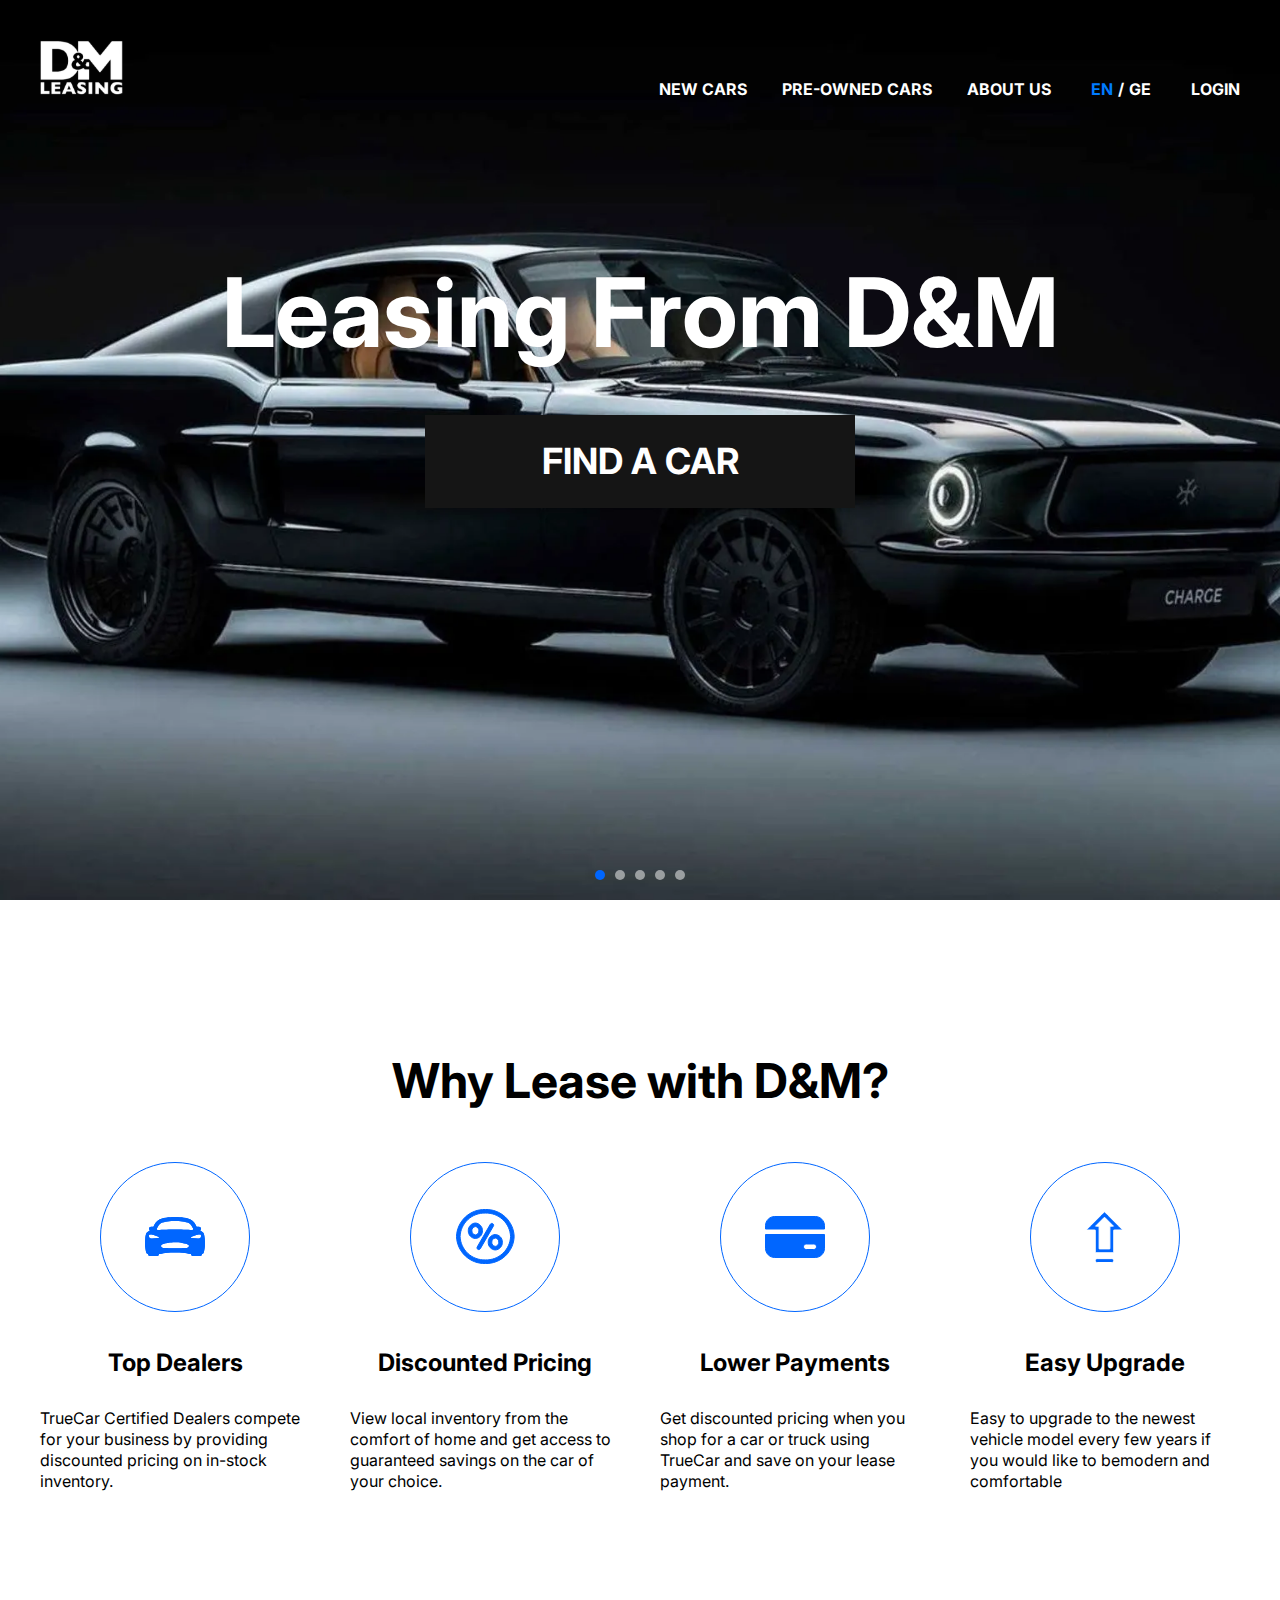
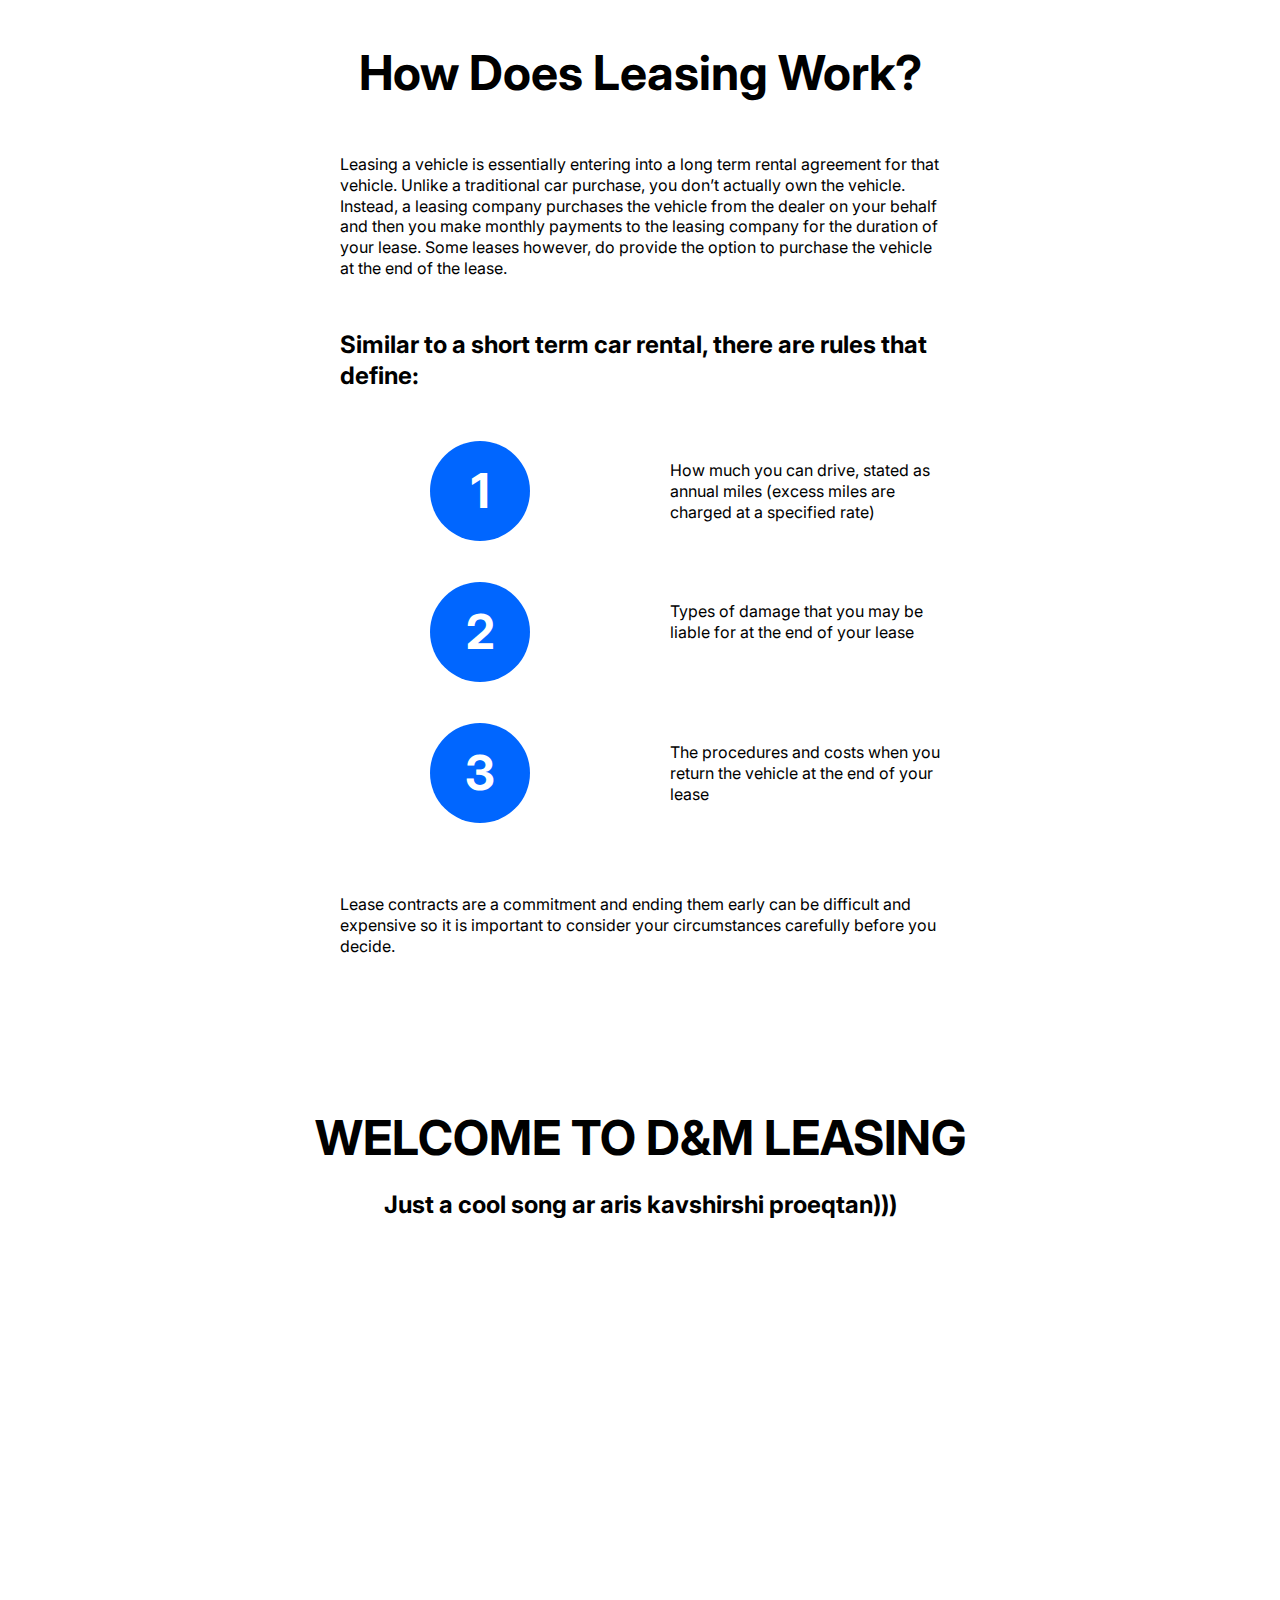
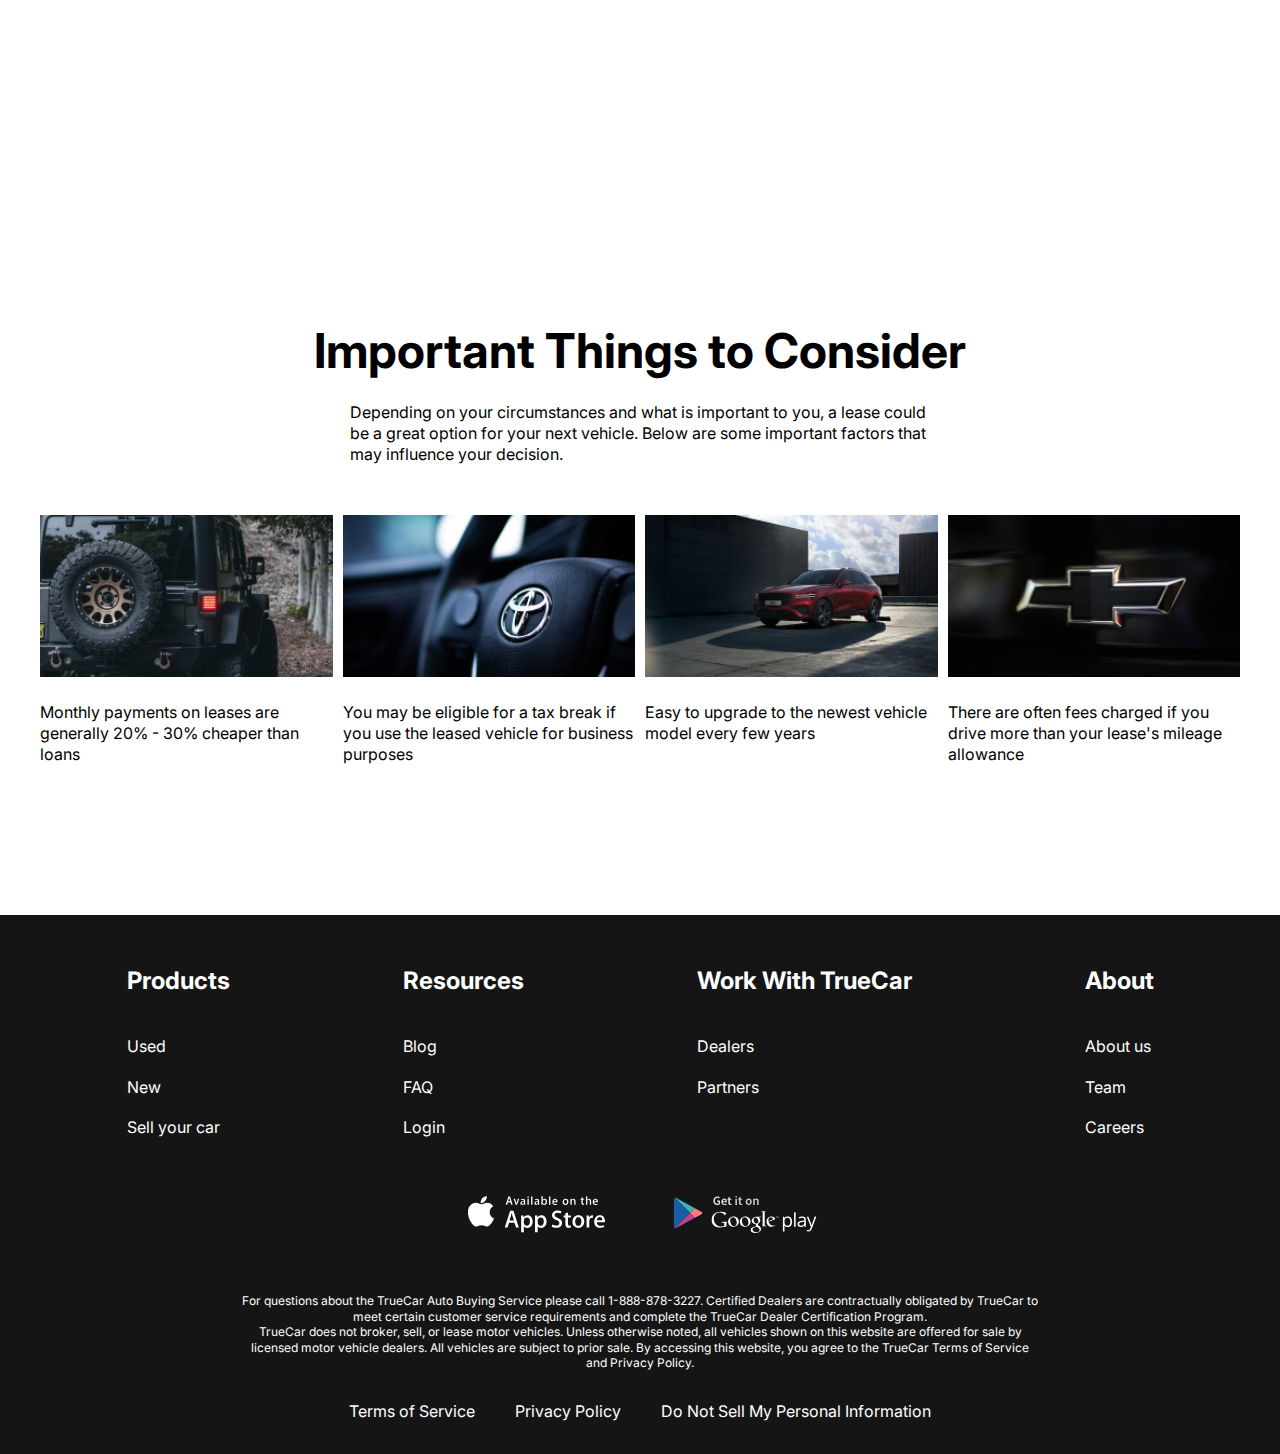
<file: index.html>
<!DOCTYPE html>
<html lang="en">

<head>
    <meta charset="UTF-8">
    <meta name="viewport" content="width=device-width, initial-scale=1.0">
    <meta http-equiv="X-UA-Compatible" content="ie=edge">
    <title data-translate="title">My Website</title>
    <link rel="preconnect" href="https://fonts.googleapis.com">
    <link rel="preconnect" href="https://fonts.gstatic.com" crossorigin>
    <link href="https://fonts.googleapis.com/css2?family=Inter:wght@400;700&display=swap" rel="stylesheet">
    <link rel="stylesheet" href="Css/style.css">
</head>

<body>
    <div class="wrapper">
        <header class="header header-main">
            <div class="container">
                <div class="header__inner">
                    <a href="index.html" class="logo">
                        <img src="images/logo.svg" alt="" class="logo__img">
                    </a>
                    <nav class="menu">
                        <button class="menu__btn">
                            <span></span>
                            <span></span>
                            <span></span>
                        </button>
                        <ul class="menu__list">
                            <li class="menu__list-item">
                                <a href="new-cars.html" class="menu__list-link" data-translate="new_cars">NEW CARS</a>
                            </li>
                            <li class="menu__list-item">
                                <a href="PreownedCars.html" class="menu__list-link" data-translate="pre_owned_cars">PRE-OWNED CARS</a>
                            </li>
                            <li class="menu__list-item">
                                <a href="AboutUs.html" class="menu__list-link" data-translate="finance">About Us</a>
                            </li>
                            <li class="menu__list-item">
                                <a href="#" class="menu__list-link" data-translate="lease_vs_buy">
                                    <span class="lang-en">En</span>/<span class="lang-ge">Ge</span>
                                </a>                            </li>
                            <li class="menu__list-item">
                                <a href="contacts.html" class="menu__list-link" data-translate="login">Login</a>
                            </li>
                        </ul>
                    </nav>
                </div>
            </div>
        </header>

        <main class="main">
            <section class="top">
                <div class="container">
                    <h1 class="title" data-translate="leasing_from_dm">
                        Leasing From D&M
                    </h1>
                    <a href="new-cars.html" class="top__link" data-translate="find_a_car">
                        FIND A CAR
                    </a>
                </div>
            </section>
            <div class="swiper">
                <div class="swiper-wrapper">
                    <div class="swiper-slide" style="background-image: url('images/slide-4.webp');"></div>
                    <div class="swiper-slide" style="background-image: url('images/slide-2.jpg');"></div>
                    <div class="swiper-slide" style="background-image: url('images/slide-3.jpg');"></div>
                    <div class="swiper-slide" style="background-image: url('images/slide-1.jpg');"></div>
                    <div class="swiper-slide" style="background-image: url('images/slide-5.jpg');"></div>
                </div>
                <div class="swiper-pagination">
                    <span class="swiper-pagination-bullet active" data-index="0"></span>
                    <span class="swiper-pagination-bullet" data-index="1"></span>
                    <span class="swiper-pagination-bullet" data-index="2"></span>
                    <span class="swiper-pagination-bullet" data-index="3"></span>
                    <span class="swiper-pagination-bullet" data-index="4"></span>
                </div>
                <div class="swiper-arrow swiper-arrow-left">←</div>
                <div class="swiper-arrow swiper-arrow-right">→</div>
            </div>        
            <section class="why-lease">
                <div class="container">
                    <h2 class="section-title" data-translate="why_lease">
                        Why Lease with D&M?
                    </h2>
                    <ul class="why-lease__list">
                        <li class="why-lease__item">
                            <img src="images/why-lease-1.svg" alt="" class="why-lease__item-img">
                            <h3 class="why-lease__item-title" data-translate="top_dealers">
                                Top Dealers
                            </h3>
                            <p class="why-lease__item-text" data-translate="top_dealers_desc">
                                TrueCar Certified Dealers compete
                                for your business by providing discounted
                                pricing on in-stock inventory.
                            </p>
                        </li>
                        <li class="why-lease__item">
                            <img src="images/why-lease-2.svg" alt="" class="why-lease__item-img">
                            <h3 class="why-lease__item-title" data-translate="discounted_pricing">
                                Discounted Pricing
                            </h3>
                            <p class="why-lease__item-text" data-translate="discounted_pricing_desc">
                                View local inventory from the comfort of
                                home and get access to guaranteed savings on the
                                car of your choice.
                            </p>
                        </li>
                        <li class="why-lease__item">
                            <img src="images/why-lease-3.svg" alt="" class="why-lease__item-img">
                            <h3 class="why-lease__item-title" data-translate="lower_payments">
                                Lower Payments
                            </h3>
                            <p class="why-lease__item-text" data-translate="lower_payments_desc">
                                Get discounted pricing when you shop for a car or
                                truck using TrueCar and save on your lease payment.
                            </p>
                        </li>
                        <li class="why-lease__item">
                            <img src="images/why-lease-4.svg" alt="" class="why-lease__item-img">
                            <h3 class="why-lease__item-title" data-translate="easy_upgrade">
                                Easy Upgrade
                            </h3>
                            <p class="why-lease__item-text" data-translate="easy_upgrade_desc">
                                Easy to upgrade to the newest vehicle model every few years
                                if you would like to be
                                modern and comfortable
                            </p>
                        </li>
                    </ul>
                </div>
            </section>
            <section class="how-does">
                <div class="container">
                    <div class="how-does__inner">
                        <h2 class="section-title" data-translate="how_does_leasing_work">
                            How Does Leasing Work?
                        </h2>
                        <p class="how-does__text" data-translate="how_does_leasing_work_desc">
                            Leasing a vehicle is essentially entering into a long term rental agreement for that
                            vehicle. Unlike a traditional car purchase, you don’t actually own the vehicle. Instead, a
                            leasing company purchases the vehicle from the dealer on your behalf and then you make
                            monthly payments to the leasing company for the duration of your lease. Some leases however,
                            do provide the option to purchase the vehicle at the end of the lease.
                        </p>
                        <h4 class="how__does-title" data-translate="similar_to_rental">
                            Similar to a short term car rental, there are rules that define:
                        </h4>
                        <ol class="how__does-list">
                            <li class="how__does-item" data-translate="how_much_drive">
                                How much you can drive, stated as annual miles (excess miles are charged at a specified
                                rate)
                            </li>
                            <li class="how__does-item" data-translate="types_of_damage">
                                Types of damage that you may be liable for at the end of your lease
                            </li>
                            <li class="how__does-item" data-translate="procedures_costs">
                                The procedures and costs when you return the vehicle at the end of your lease
                            </li>
                        </ol>

                        <p class="how-does__text" data-translate="lease_commitment">
                            Lease contracts are a commitment and ending them early can be difficult and expensive so it
                            is important to consider your circumstances carefully before you decide.
                        </p>
                    </div>
                </div>
            </section>
            <section class="video">
                <div class="container">
                    <h2 class="section-title video__title" data-translate="welcome_to_dm_leasing">
                        WELCOME TO D&M LEASING
                    </h2>
                    <p class="video__text" data-translate="find_out_how_easy">
                        Just a cool song ar aris kavshirshi proeqtan)))
                    </p>
                    <iframe class="video__content" width="1000" height="500"
                        src="https://www.youtube.com/embed/ejYfIDTIBb8?si=Z3AsCnAKjS8sD0Eh" title="YouTube video player"
                        frameborder="0"
                        allow="accelerometer; autoplay; clipboard-write; encrypted-media; gyroscope; picture-in-picture; web-share"
                        allowfullscreen></iframe>
                </div>
            </section>
            <section class="important">
                <div class="container">
                    <h2 class="section-title important__title" data-translate="important_things">
                        Important Things to Consider
                    </h2>
                    <p class="important__text" data-translate="important_factors">
                        Depending on your circumstances and what is important to you, a lease could be a great option
                        for your next vehicle. Below are some important factors that may influence your decision.
                    </p>
                    <ul class="important__list">
                        <li class="important__item">
                            <img src="images/imp-1.jpg" alt="" class="important__item-img">
                            <p class="important__item-text" data-translate="monthly_payments">
                                Monthly payments on leases are generally 20% - 30% cheaper than loans
                            </p>
                        </li>
                        <li class="important__item">
                            <img src="images/imp-2.jpg" alt="" class="important__item-img">
                            <p class="important__item-text" data-translate="tax_break">
                                You may be eligible for a tax break if you use the leased vehicle for business purposes
                            </p>
                        </li>
                        <li class="important__item">
                            <img src="images/imp-3.jpg" alt="" class="important__item-img">
                            <p class="important__item-text" data-translate="easy_to_upgrade">
                                Easy to upgrade to the newest vehicle model every few years
                            </p>
                        </li>
                        <li class="important__item">
                            <img src="images/imp-4.jpg" alt="" class="important__item-img">
                            <p class="important__item-text" data-translate="fees_for_extra_mileage">
                                There are often fees charged if you drive more than your lease's mileage allowance
                            </p>
                        </li>
                    </ul>
                </div>
            </section>
        </main>
        <footer class="footer">
            <div class="container">
                <nav class="footer__menu">
                    <ul class="footer__menu-list">

                        <li class="footer__menu-item">
                            <p class="footer__menu-title">Products</p>
                        </li>
                        <li class="footer__menu-item"><a href="#" class="footer__menu-link">Used</a>
                        </li>
                        <li class="footer__menu-item"><a href="#" class="footer__menu-link">New</a>
                        </li>
                        <li class="footer__menu-item"><a href="#" class="footer__menu-link">Sell your car</a>
                        </li>
                    </ul>

                    <ul class="footer__menu-list">

                        <li class="footer__menu-item">
                            <p class="footer__menu-title">Resources</p>
                        </li>
                        <li class="footer__menu-item"><a href="#" class="footer__menu-link">Blog</a>
                        </li>
                        <li class="footer__menu-item"><a href="#" class="footer__menu-link">FAQ</a>
                        </li>
                        <li class="footer__menu-item"><a href="#" class="footer__menu-link">Login</a>
                        </li>
                    </ul>

                    <ul class="footer__menu-list">

                        <li class="footer__menu-item">
                            <p class="footer__menu-title">Work With TrueCar</p>
                        </li>
                        <li class="footer__menu-item"><a href="#" class="footer__menu-link">Dealers</a>
                        </li>
                        <li class="footer__menu-item"><a href="#" class="footer__menu-link">Partners</a>
                        </li>
                    </ul>

                    <ul class="footer__menu-list">

                        <li class="footer__menu-item">
                            <p class="footer__menu-title">About</p>
                        </li>
                        <li class="footer__menu-item"><a href="#" class="footer__menu-link">About us</a>
                        </li>
                        <li class="footer__menu-item"><a href="#" class="footer__menu-link">Team</a>
                        </li>
                        <li class="footer__menu-item"><a href="#" class="footer__menu-link">Careers</a>
                        </li>
                    </ul>
                </nav>
                <ul class="app">
                    <li class="app__item">
                        <a href="#" class="app__item-link">
                            <img src="images/appstore.svg" class="app__item-img" alt="">
                        </a>
                    </li>
                    <li class="app__item">
                        <a href="#" class="app__item-link">
                            <img src="images/googlepay.svg" class="app__item-img" alt="">
                        </a>
                    </li>
                </ul>
                <div class="footer__copy">
                    <p class="footer__copy-text">
                        For questions about the TrueCar Auto Buying Service please call 1-888-878-3227.
                        Certified Dealers are contractually obligated by TrueCar to meet certain customer
                        service requirements
                        and complete the TrueCar Dealer Certification Program.
                    </p>
                    <p class="footer__copy-text">
                        TrueCar does not broker, sell, or lease motor vehicles. Unless otherwise
                        noted, all vehicles shown on this website are offered for sale by licensed
                        motor vehicle dealers. All vehicles are subject to prior sale. By accessing
                        this website, you agree to the TrueCar Terms of Service and Privacy Policy.
                    </p>
                </div>
                <nav class="copy__nav">
                    <ul class="copy__nav-list">
                        <li class="copy__nav-item"><a href="#" class="copy__nav-link">Terms of Service</a>
                        </li>
                        <li class="copy__nav-item"><a href="#" class="copy__nav-link">Privacy Policy</a>
                        </li>
                        <li class="copy__nav-item"><a href="#" class="copy__nav-link">Do Not Sell My Personal
                                Information</a>
                        </li>
                    </ul>
                </nav>

            </div>
        </footer>
    </div>
    </div>

<script src="js/burger.js"></script>
<script src="js/IndexHtmlLanguage.js"></script>
<script src="js/slider.js"></script>
</body>

</html>
</file>
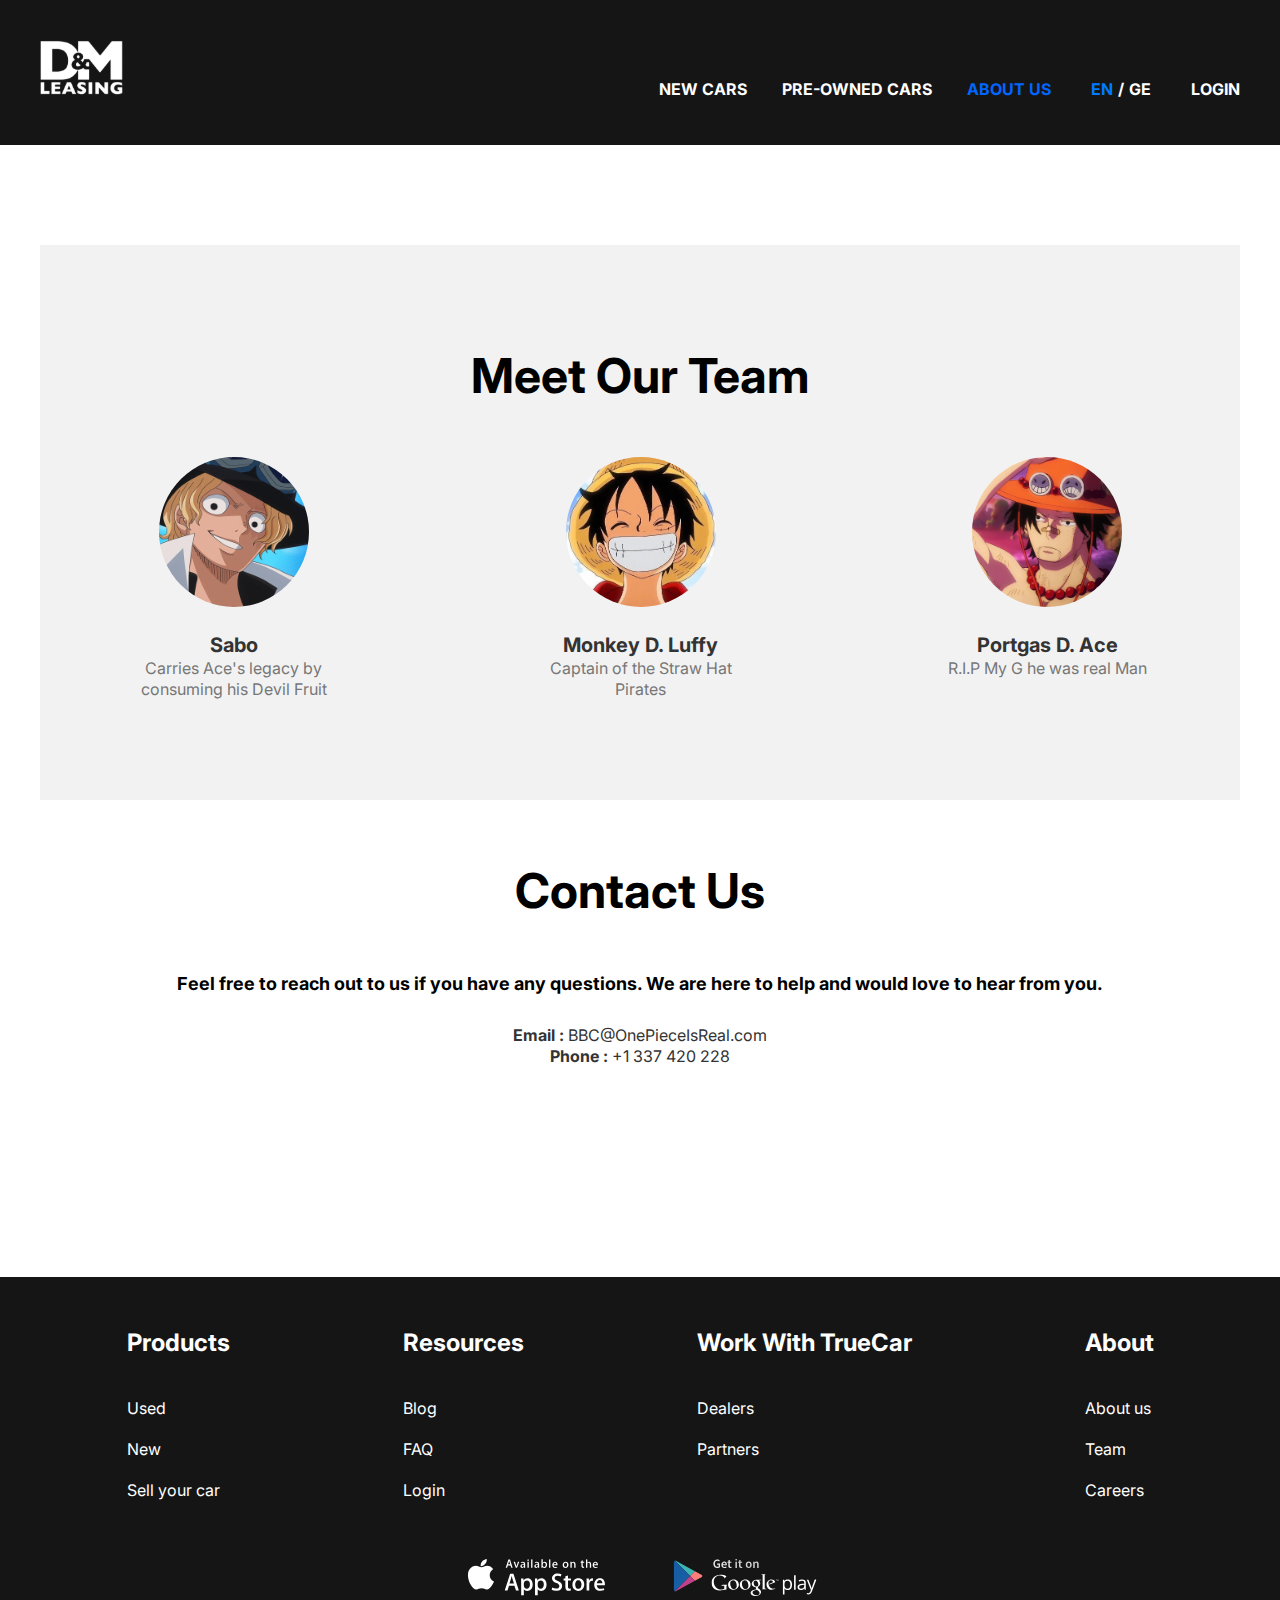
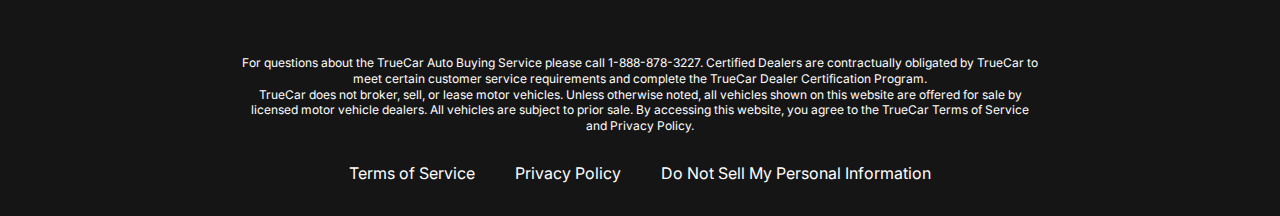
<file: AboutUs.html>
<!DOCTYPE html>
<html lang="en">
  <head>
    <meta charset="UTF-8">
    <meta name="viewport" content="width=device-width, initial-scale=1.0">
    <meta http-equiv="X-UA-Compatible" content="ie=edge">
    <title>My Website</title>
    <link rel="preconnect" href="https://fonts.googleapis.com">
<link rel="preconnect" href="https://fonts.gstatic.com" crossorigin>
<link href="https://fonts.googleapis.com/css2?family=Inter:wght@400;700&display=swap" rel="stylesheet">
    <link rel="stylesheet" href="Css/style.css">
  </head>
  <body>
    <div class="wrapper">
        <header class="header">
            <div class="container">
                <div class="header__inner">
                    <a href="index.html" class="logo">
                        <img src="images/logo.svg" alt="" class="logo__img">
                    </a>
                    <nav class="menu">
                        <button class="menu__btn">
                            <span></span>
                            <span></span>
                            <span></span>
                        </button>
                        <ul class="menu__list">
                            <li class="menu__list-item">
                                <a href="new-cars.html" class="menu__list-link">NEW CARS</a>
                            </li>
                            <li class="menu__list-item">
                                <a href="#" class="menu__list-link">PRE-OWNED CARS</a>
                            </li>
                            <li class="menu__list-item">
                                <a href="AboutUs.html" class="menu__list-link menu__list-link--active">About US</a>
                            </li>
                            <li class="menu__list-item">
                                <a href="#" class="menu__list-link " data-translate="lease_vs_buy">
                                    <span class="lang-en ">En</span>/<span class="lang-ge">Ge</span>
                                </a>                            </li>
                            <li class="menu__list-item">
                                <a href="contacts.html" class="menu__list-link">Login</a>
                            </li>
                        </ul>
                    </nav>
                </div>
            </div>
        </header>

        <main class="main">
            <section class="choose">
                <div class="container">
                    <section class="team">
                        <div class="container">
                            <div class="section-title" data-translate="section-title">Meet Our Team</div>
                            <div class="team__list">
                                <div class="team__member">
                                    <img src="images/team-member1.webp" alt="Team Member 1" class="team__member team__member-img">
                                    <div class="team__member-info">
                                        <h3 class="team__member-name" data-translate="Team member Sabo">Sabo</h3>
                                        <p class="team__member-role" data-translate="Sabos text">Carries Ace's legacy by consuming his Devil Fruit</p>
                                    </div>
                                </div>
                                <div class="team__member">
                                    <img src="images/team-member1.jpg" alt="Team Member 2" class=" team__member team__member-img">
                                    <div class="team__member-info">
                                        <h3 class="team__member-name" data-translate="Team member luffy">Monkey D. Luffy</h3>
                                        <p class="team__member-role" data-translate="Luffys text">Captain of the Straw Hat Piratesr</p>
                                    </div>
                                </div>
                                <div class="team__member">
                                    <img src="images/team-member3.jpg" alt="Team Member 3" class="team__member team__member-img">
                                    <div class="team__member-info">
                                        <h3 class="team__member-name" data-translate="Team member Ace">Portgas D. Ace</h3>
                                        <p class="team__member-role" data-translate="Aces text">R.I.P My G he was real Man</p>
                                    </div>
                                </div>
                            </div>
                        </div>
                    </section>
                
                    <section class="contact-info">
                        <div class="container">
                            <div class="section-title" data-translate="ContactUs">Contact Us</div>
                            <h3 class="contact-info__text" data-translate="ContatcUs text">
                                Feel free to reach out to us if you have any questions. We are here to help and would love to hear from you.
                            </h3>
                            <div class="contact-info__details">
                                <p><strong data-translate="email">Email:</strong> BBC@OnePieceIsReal.com</p>
                                <p><strong data-translate="phone">Phone:</strong> +1 337 420 228</p>
                            </div>
                        </div>
                    </section>
                </div>
     
        </main>

        <footer class="footer">
            <div class="container">
                <nav class="footer__menu">
                    <ul class="footer__menu-list">
                        
                        <li class="footer__menu-item"><p class="footer__menu-title">Products</p>
                        </li>
                        <li class="footer__menu-item"><a href="#" class="footer__menu-link">Used</a>
                        </li>
                        <li class="footer__menu-item"><a href="#" class="footer__menu-link">New</a>
                        </li>
                        <li class="footer__menu-item"><a href="#" class="footer__menu-link">Sell your car</a>
                        </li>
                    </ul>
                    
                    <ul class="footer__menu-list">
                        
                        <li class="footer__menu-item"><p class="footer__menu-title">Resources</p>
                        </li>
                        <li class="footer__menu-item"><a href="#" class="footer__menu-link">Blog</a>
                        </li>
                        <li class="footer__menu-item"><a href="#" class="footer__menu-link">FAQ</a>
                        </li>
                        <li class="footer__menu-item"><a href="#" class="footer__menu-link">Login</a>
                        </li>
                    </ul>
                    
                    <ul class="footer__menu-list">
                        
                        <li class="footer__menu-item"><p class="footer__menu-title">Work With TrueCar</p>
                        </li>
                        <li class="footer__menu-item"><a href="#" class="footer__menu-link">Dealers</a>
                        </li>
                        <li class="footer__menu-item"><a href="#" class="footer__menu-link">Partners</a>
                        </li>
                    </ul>
                    
                    <ul class="footer__menu-list">
                        
                        <li class="footer__menu-item"><p class="footer__menu-title">About</p>
                        </li>
                        <li class="footer__menu-item"><a href="#" class="footer__menu-link">About us</a>
                        </li>
                        <li class="footer__menu-item"><a href="#" class="footer__menu-link">Team</a>
                        </li>
                        <li class="footer__menu-item"><a href="#" class="footer__menu-link">Careers</a>
                        </li>
                    </ul>
                </nav>
                <ul class="app">
                    <li class="app__item">
                        <a href="#" class="app__item-link">
                            <img src="images/appstore.svg" class="app__item-img" alt=""> 
                        </a>
                    </li>
                    <li class="app__item">
                        <a href="#" class="app__item-link">
                            <img src="images/googlepay.svg" class="app__item-img" alt=""> 
                        </a>
                    </li>
                </ul>
                <div class="footer__copy">
                    <p class="footer__copy-text">
                        For questions about the TrueCar Auto Buying Service please call 1-888-878-3227.
                        Certified Dealers are contractually obligated by TrueCar to meet certain customer
                         service requirements 
                        and complete the TrueCar Dealer Certification Program.
                    </p>
                    <p class="footer__copy-text">
                        TrueCar does not broker, sell, or lease motor vehicles. Unless otherwise 
                        noted, all vehicles shown on this website are offered for sale by licensed 
                        motor vehicle dealers. All vehicles are subject to prior sale. By accessing 
                        this website, you agree to the TrueCar Terms of Service and Privacy Policy.
                    </p>
                </div>
                <nav class="copy__nav">
                    <ul class="copy__nav-list">
                        <li class="copy__nav-item"><a href="#" class="copy__nav-link">Terms of Service</a>
                        </li>
                        <li class="copy__nav-item"><a href="#" class="copy__nav-link">Privacy Policy</a>
                        </li>
                        <li class="copy__nav-item"><a href="#" class="copy__nav-link">Do Not Sell My Personal Information</a>
                        </li>
                    </ul>
                </nav>

            </div>
        </footer>
    </div>
    <script src="js/burger.js"></script>
    <script src="js/AboutUsLanguage.js"></script>
  </body>
</html>
</file>
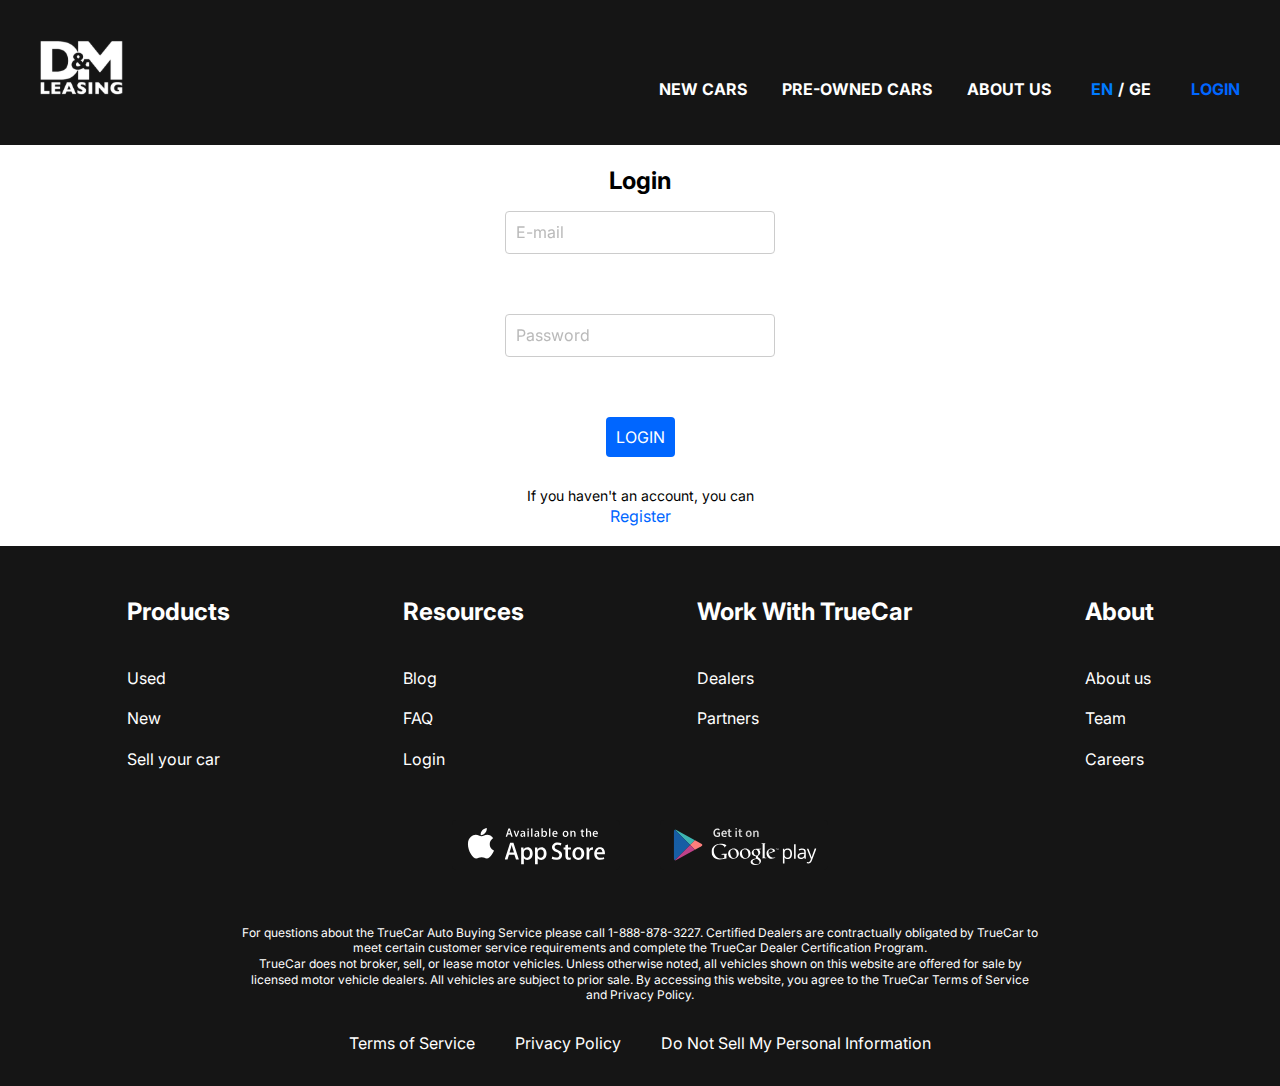
<file: contacts.html>
<!DOCTYPE html>
<html lang="en">

<head>
    <meta charset="UTF-8">
    <meta name="viewport" content="width=device-width, initial-scale=1.0">
    <meta http-equiv="X-UA-Compatible" content="ie=edge">
    <title>My Website</title>
    <link rel="preconnect" href="https://fonts.googleapis.com">
    <link rel="preconnect" href="https://fonts.gstatic.com" crossorigin>
    <link href="https://fonts.googleapis.com/css2?family=Inter:wght@400;700&display=swap" rel="stylesheet">
    <link rel="stylesheet" href="Css/style.css">
    <link rel="stylesheet" href="Css/form.css">
</head>

<body>
    <div class="wrapper">
        <header class="header">
            <div class="container">
                <div class="header__inner">
                    <a href="index.html" class="logo">
                        <img src="images/logo.svg" alt="" class="logo__img">
                    </a>
                    <nav class="menu">
                        <button class="menu__btn">
                            <span></span>
                            <span></span>
                            <span></span>
                        </button>
                        <ul class="menu__list">
                            <li class="menu__list-item">
                                <a href="new-cars.html" class="menu__list-link">NEW CARS</a>
                            </li>
                            <li class="menu__list-item">
                                <a href="PreownedCars.html" class="menu__list-link">PRE-OWNED CARS</a>
                            </li>
                            <li class="menu__list-item">
                                <a href="AboutUs.html" class="menu__list-link">About Us</a>
                            </li>
                            <li class="menu__list-item">
                                <a href="#" class="menu__list-link " data-translate="lease_vs_buy">
                                    <span class="lang-en ">En</span>/<span class="lang-ge">Ge</span>
                                </a>                            </li>
                            <li class="menu__list-item">
                                <a href="#" class="menu__list-link menu__list-link--active">Login</a>
                            </li>
                        </ul>
                    </nav>
                </div>
            </div>
        </header>

        <main class="main">


                <section class="auth-section">
                <div class="container">
                    <div id="authContent" class="auth-content">
                        <div id="loginSection">
                            <h2 class="section-title" data-translate="login">Login</h2>
                            <form id="loginForm" class="form">
                                <input type="email" class="form__input" id="loginEmail" placeholder="E-mail" required>
                                <input type="password" class="form__input" id="loginPassword" placeholder="Password" required>
                                <button class="form__btn" type="submit" data-translate="button">Login</button>
                                <div id="loginMessage" class="form__message"></div>
                            </form>
                            <p class="switch-text" data-translate="text">
                                If you haven't an account, you can </p> <a href="#" id="showRegister" style="display: block;margin: 0 auto;" data-translate="loginRegister">Register</a>
                        </div>
        

                        <div id="registerSection" style="display: none;">
                            <h2 class="section-title" data-translate="Register">Register</h2>
                            <form id="registerForm" class="form">
                                <input type="text" class="form__input" id="name" placeholder="Name" required>
                                <input type="email" class="form__input" id="email" placeholder="E-mail" required>
                                <input type="password" class="form__input" id="password" placeholder="Password" required>

                                <div id="passwordStrength" class="form__message" style="display: none;" data-translate="passwordStrength">
                                    Strength: <span id="strengthIndicator">None</span>
                                </div>
                                <input type="password" class="form__input" id="confirmPassword" placeholder="Confirm Password" required>
                                <input type="text" class="form__input" id="country" placeholder="Country" required>
                                <input type="text" class="form__input" id="city" placeholder="City" required>
                                <input type="text" class="form__input" id="phone" placeholder="Phone Number" required>
                                <button class="form__btn" type="submit" data-translate="registerButton">Register</button>
                                <div id="registerMessage" class="form__message"></div>
                            </form>
                            <p class="switch-text" data-translate="registerText">
                                Already have an account? </p> <a href="#" id="showLogin" data-translate="registerLogin"  style="display: inline-block;margin: 0 auto;">Login</a>
                            
                        </div>
                    </div>
                </div>
            </section>
        </main>
        

        <footer class="footer">
            <div class="container">
                <nav class="footer__menu">
                    <ul class="footer__menu-list">

                        <li class="footer__menu-item">
                            <p class="footer__menu-title">Products</p>
                        </li>
                        <li class="footer__menu-item"><a href="#" class="footer__menu-link">Used</a>
                        </li>
                        <li class="footer__menu-item"><a href="#" class="footer__menu-link">New</a>
                        </li>
                        <li class="footer__menu-item"><a href="#" class="footer__menu-link">Sell your car</a>
                        </li>
                    </ul>

                    <ul class="footer__menu-list">

                        <li class="footer__menu-item">
                            <p class="footer__menu-title">Resources</p>
                        </li>
                        <li class="footer__menu-item"><a href="#" class="footer__menu-link">Blog</a>
                        </li>
                        <li class="footer__menu-item"><a href="#" class="footer__menu-link">FAQ</a>
                        </li>
                        <li class="footer__menu-item"><a href="#" class="footer__menu-link">Login</a>
                        </li>
                    </ul>

                    <ul class="footer__menu-list">

                        <li class="footer__menu-item">
                            <p class="footer__menu-title">Work With TrueCar</p>
                        </li>
                        <li class="footer__menu-item"><a href="#" class="footer__menu-link">Dealers</a>
                        </li>
                        <li class="footer__menu-item"><a href="#" class="footer__menu-link">Partners</a>
                        </li>
                    </ul>

                    <ul class="footer__menu-list">

                        <li class="footer__menu-item">
                            <p class="footer__menu-title">About</p>
                        </li>
                        <li class="footer__menu-item"><a href="#" class="footer__menu-link">About us</a>
                        </li>
                        <li class="footer__menu-item"><a href="#" class="footer__menu-link">Team</a>
                        </li>
                        <li class="footer__menu-item"><a href="#" class="footer__menu-link">Careers</a>
                        </li>
                    </ul>
                </nav>
                <ul class="app">
                    <li class="app__item">
                        <a href="#" class="app__item-link">
                            <img src="images/appstore.svg" class="app__item-img" alt="">
                        </a>
                    </li>
                    <li class="app__item">
                        <a href="#" class="app__item-link">
                            <img src="images/googlepay.svg" class="app__item-img" alt="">
                        </a>
                    </li>
                </ul>
                <div class="footer__copy">
                    <p class="footer__copy-text">
                        For questions about the TrueCar Auto Buying Service please call 1-888-878-3227.
                        Certified Dealers are contractually obligated by TrueCar to meet certain customer
                        service requirements
                        and complete the TrueCar Dealer Certification Program.
                    </p>
                    <p class="footer__copy-text">
                        TrueCar does not broker, sell, or lease motor vehicles. Unless otherwise
                        noted, all vehicles shown on this website are offered for sale by licensed
                        motor vehicle dealers. All vehicles are subject to prior sale. By accessing
                        this website, you agree to the TrueCar Terms of Service and Privacy Policy.
                    </p>
                </div>
                <nav class="copy__nav">
                    <ul class="copy__nav-list">
                        <li class="copy__nav-item"><a href="#" class="copy__nav-link">Terms of Service</a>
                        </li>
                        <li class="copy__nav-item"><a href="#" class="copy__nav-link">Privacy Policy</a>
                        </li>
                        <li class="copy__nav-item"><a href="#" class="copy__nav-link">Do Not Sell My Personal
                                Information</a>
                        </li>
                    </ul>
                </nav>

            </div>
        </footer>
    </div>
    <script src="js/burger.js"></script>
    <script src="js/registration.js"></script>
    <script src="js/ContactsLanguage.js"></script>
</body>

</html>
</file>
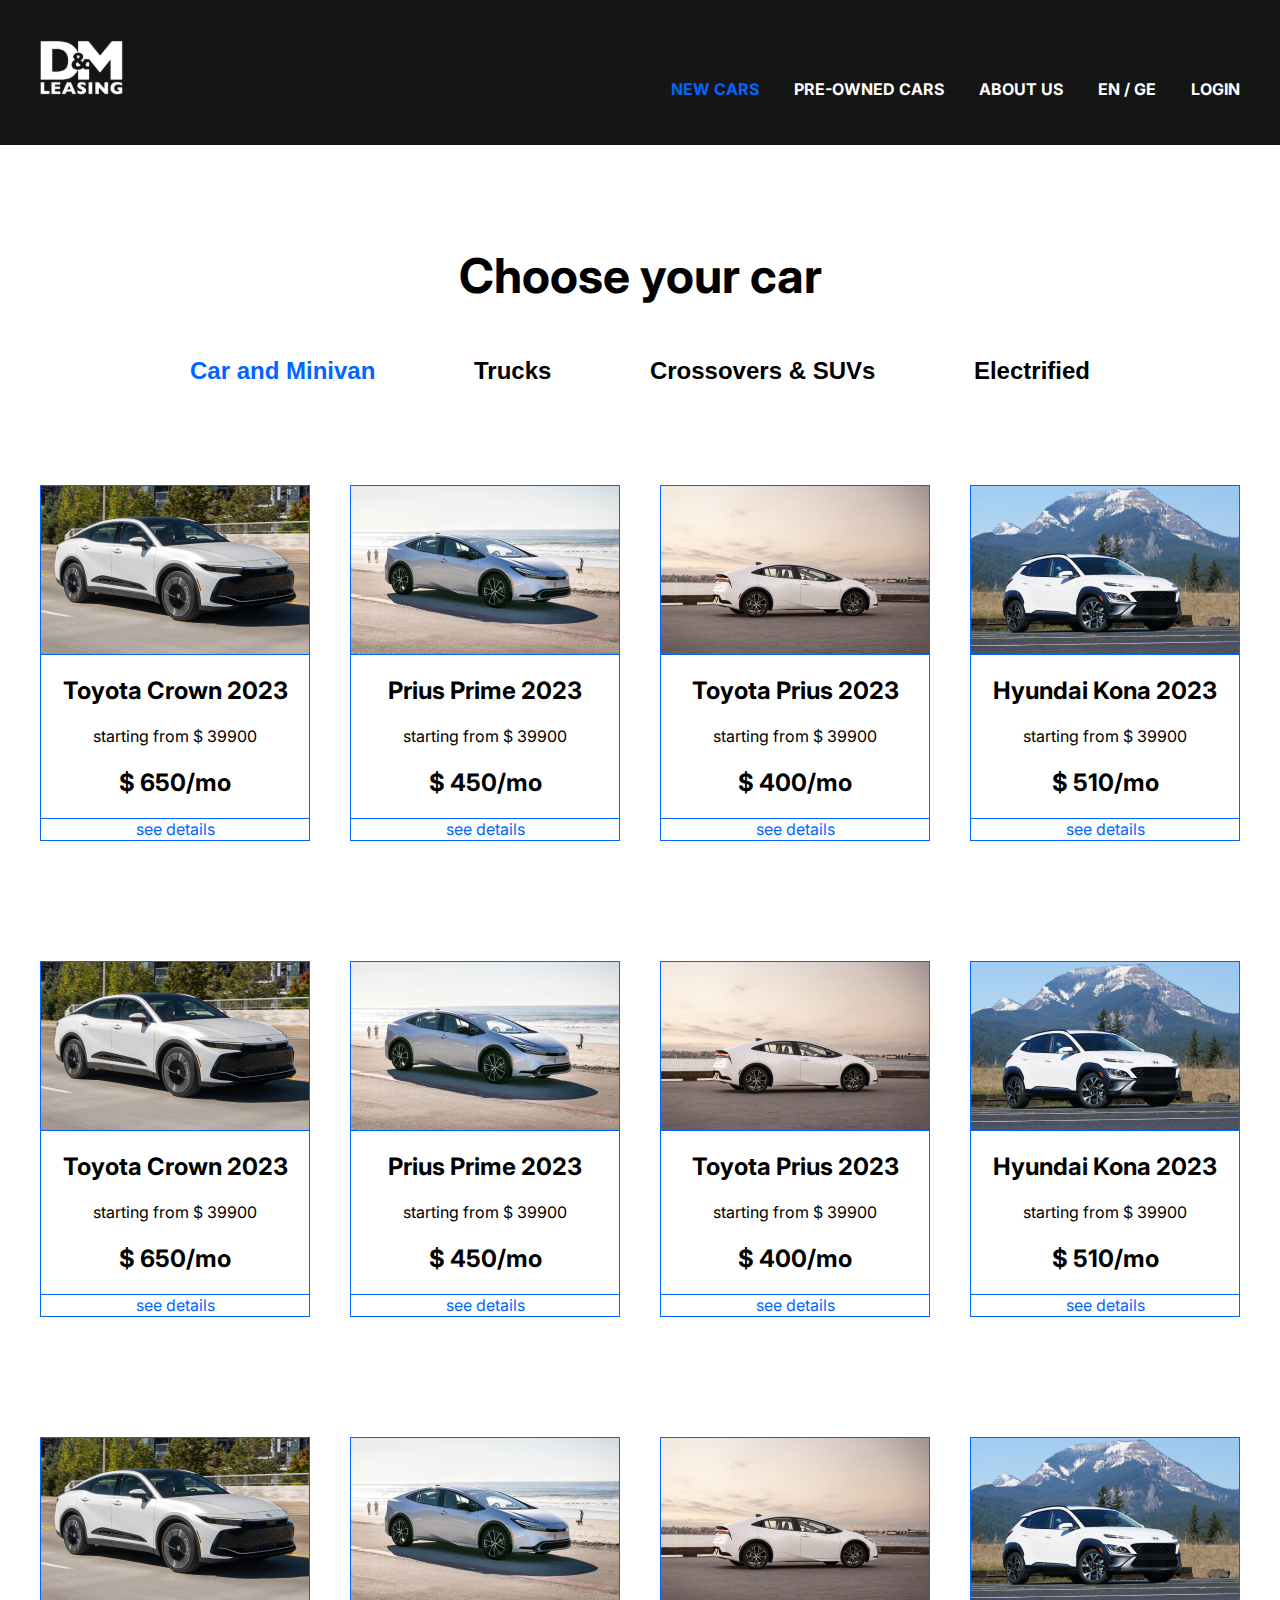
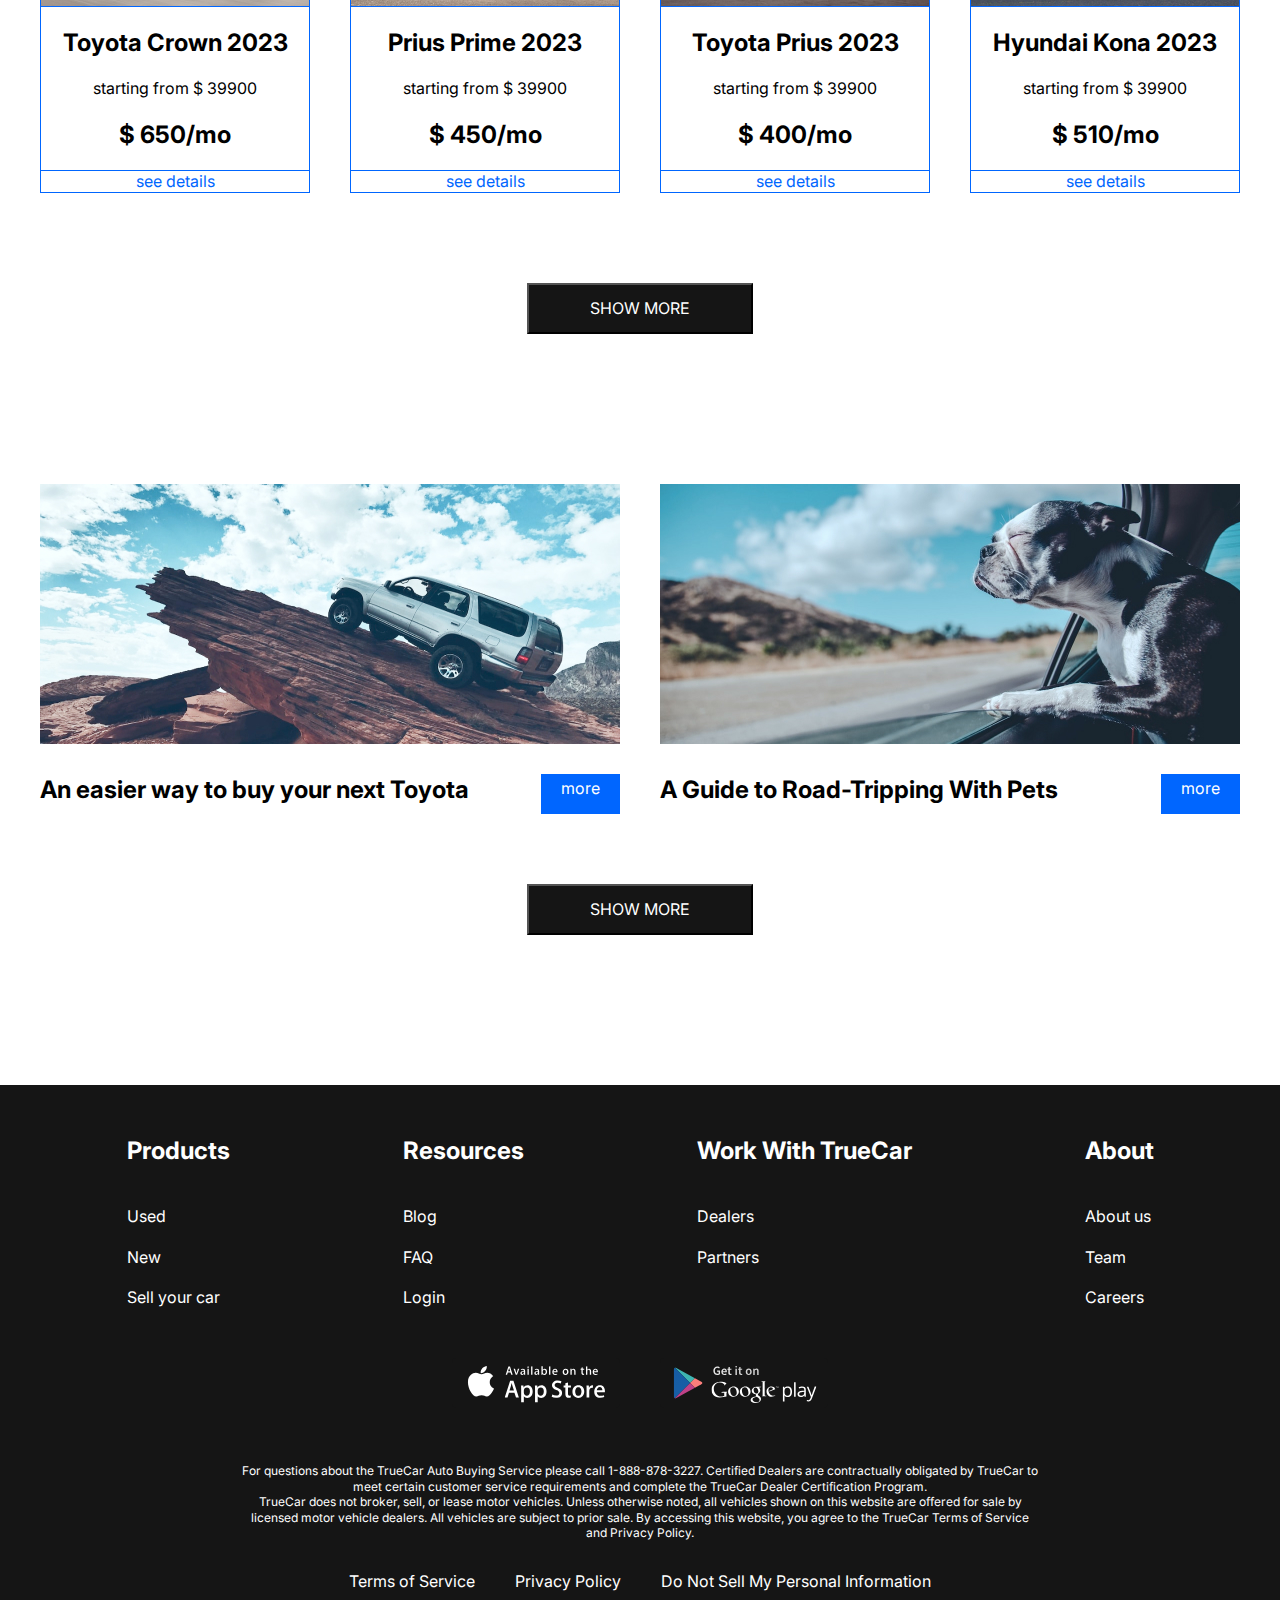
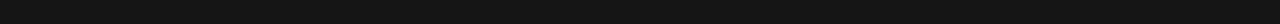
<file: new-cars.html>
<!DOCTYPE html>
<html lang="en">
  <head>
    <meta charset="UTF-8">
    <meta name="viewport" content="width=device-width, initial-scale=1.0">
    <meta http-equiv="X-UA-Compatible" content="ie=edge">
    <title>My Website</title>
    <link rel="preconnect" href="https://fonts.googleapis.com">
<link rel="preconnect" href="https://fonts.gstatic.com" crossorigin>
<link href="https://fonts.googleapis.com/css2?family=Inter:wght@400;700&display=swap" rel="stylesheet">
    <link rel="stylesheet" href="Css/style.css">
  </head>
  <body>
    <div class="wrapper">
        <header class="header">
            <div class="container">
                <div class="header__inner">
                    <a href="index.html" class="logo">
                        <img src="images/logo.svg" alt="" class="logo__img">
                    </a>
                    <nav class="menu">
                        <button class="menu__btn">
                            <span></span>
                            <span></span>
                            <span></span>
                        </button>
                        <ul class="menu__list">
                            <li class="menu__list-item">
                                <a href="#" class="menu__list-link menu__list-link--active">NEW CARS</a>
                            </li>
                            <li class="menu__list-item">
                                <a href="PreownedCars.html" class="menu__list-link">PRE-OWNED CARS</a>
                            </li>
                            <li class="menu__list-item">
                                <a href="AboutUs.html" class="menu__list-link">About US</a>
                            </li>
                            <li class="menu__list-item">
                                <a href="#" class="menu__list-link">En / ge</a>
                                </li>
                            <li class="menu__list-item">
                                <a href="contacts.html" class="menu__list-link">Login</a>
                            </li>
                        </ul>
                    </nav>
                </div>
            </div>
        </header>

        <main class="main">
            <section class="choose">
                <div class="container">
                    <h2 class="section-title">
                        Choose your car
                    </h2>
                    <div class="tabs">
                        <div class="tabs__btn">
                            <button class="tabs__btn-item
                             tabs__btn-item--active" data-button="content-1">
                                Car and Minivan
                            </button>
                            <button class="tabs__btn-item"
                             data-button="content-2">
                                Trucks
                            </button>
                            <button class="tabs__btn-item" 
                            data-button="content-3">
                                Crossovers & SUVs
                            </button>
                            <button class="tabs__btn-item"
                             data-button="content-4">
                                Electrified
                            </button>
                        </div>
                        <div class="tabs__content">
                            <div class="tabs__content-item tabs__content-item--active" id="content-1">
                                <div class="card">
                                    <img src="images/card-1.jpg" alt="" class="card__img">
                                    <div class="card__content">
                                    <h4 class="card__title">Toyota Crown 2023</h4>
                                    <p class="card__text">starting from $ 39900</p>
                                    <p class="card__price">$ 650/mo</p>
                                    </div>
                                    <a href="#" class="card__link">see details</a>
                                </div>
                                <div class="card">
                                    <img src="images/card-2.jpg" alt="" class="card__img">
                                    <div class="card__content">
                                    <h4 class="card__title">Prius Prime 2023</h4>
                                    <p class="card__text">starting from $ 39900</p>
                                    <p class="card__price">$ 450/mo</p>
                                    </div>
                                    <a href="#" class="card__link">see details</a>
                                </div>
                                <div class="card">
                                    <img src="images/card-3.jpg" alt="" class="card__img">
                                    <div class="card__content">
                                    <h4 class="card__title">Toyota Prius 2023</h4>
                                    <p class="card__text">starting from $ 39900</p>
                                    <p class="card__price">$ 400/mo</p>
                                    </div>
                                    <a href="#" class="card__link">see details</a>
                                </div>
                                <div class="card">
                                    <img src="images/card-4.jpg" alt="" class="card__img">
                                    <div class="card__content">
                                    <h4 class="card__title">Hyundai Kona 2023</h4>
                                    <p class="card__text">starting from $ 39900</p>
                                    <p class="card__price">$ 510/mo</p>
                                    </div>
                                    <a href="#" class="card__link">see details</a>
                                </div>

                                <div class="card">
                                    <img src="images/card-1.jpg" alt="" class="card__img">
                                    <div class="card__content">
                                    <h4 class="card__title">Toyota Crown 2023</h4>
                                    <p class="card__text">starting from $ 39900</p>
                                    <p class="card__price">$ 650/mo</p>
                                    </div>
                                    <a href="#" class="card__link">see details</a>
                                </div>
                                <div class="card">
                                    <img src="images/card-2.jpg" alt="" class="card__img">
                                    <div class="card__content">
                                    <h4 class="card__title">Prius Prime 2023</h4>
                                    <p class="card__text">starting from $ 39900</p>
                                    <p class="card__price">$ 450/mo</p>
                                    </div>
                                    <a href="#" class="card__link">see details</a>
                                </div>
                                <div class="card">
                                    <img src="images/card-3.jpg" alt="" class="card__img">
                                    <div class="card__content">
                                    <h4 class="card__title">Toyota Prius 2023</h4>
                                    <p class="card__text">starting from $ 39900</p>
                                    <p class="card__price">$ 400/mo</p>
                                    </div>
                                    <a href="#" class="card__link">see details</a>
                                </div>
                                <div class="card">
                                    <img src="images/card-4.jpg" alt="" class="card__img">
                                    <div class="card__content">
                                    <h4 class="card__title">Hyundai Kona 2023</h4>
                                    <p class="card__text">starting from $ 39900</p>
                                    <p class="card__price">$ 510/mo</p>
                                    </div>
                                    <a href="#" class="card__link">see details</a>
                                </div>


                                <div class="card">
                                    <img src="images/card-1.jpg" alt="" class="card__img">
                                    <div class="card__content">
                                    <h4 class="card__title">Toyota Crown 2023</h4>
                                    <p class="card__text">starting from $ 39900</p>
                                    <p class="card__price">$ 650/mo</p>
                                    </div>
                                    <a href="#" class="card__link">see details</a>
                                </div>
                                <div class="card">
                                    <img src="images/card-2.jpg" alt="" class="card__img">
                                    <div class="card__content">
                                    <h4 class="card__title">Prius Prime 2023</h4>
                                    <p class="card__text">starting from $ 39900</p>
                                    <p class="card__price">$ 450/mo</p>
                                    </div>
                                    <a href="#" class="card__link">see details</a>
                                </div>
                                <div class="card">
                                    <img src="images/card-3.jpg" alt="" class="card__img">
                                    <div class="card__content">
                                    <h4 class="card__title">Toyota Prius 2023</h4>
                                    <p class="card__text">starting from $ 39900</p>
                                    <p class="card__price">$ 400/mo</p>
                                    </div>
                                    <a href="#" class="card__link">see details</a>
                                </div>
                                <div class="card">
                                    <img src="images/card-4.jpg" alt="" class="card__img">
                                    <div class="card__content">
                                    <h4 class="card__title">Hyundai Kona 2023</h4>
                                    <p class="card__text">starting from $ 39900</p>
                                    <p class="card__price">$ 510/mo</p>
                                    </div>
                                    <a href="#" class="card__link">see details</a>
                                </div>
                            </div>
                            <div class="tabs__content-item" id="content-2">
                                <div class="card">
                                    <img src="images/card-5.jpg" alt="" class="card__img" width="270px" height="200px" style="border: 1px #0066FF solid;">
                                    <div class="card__content">
                                    <h4 class="card__title">Toyota Crown 2023</h4>
                                    <p class="card__text">starting from $ 39900</p>
                                    <p class="card__price">$ 650/mo</p>
                                    </div>
                                    <a href="#" class="card__link">see details</a>
                                </div>
                                <div class="card">
                                    <img src="images/card-6.jpg" alt="" class="card__img" width="270px" height="200px" style="border: 1px #0066FF solid;">
                                    <div class="card__content">
                                    <h4 class="card__title">Prius Prime 2023</h4>
                                    <p class="card__text">starting from $ 39900</p>
                                    <p class="card__price">$ 450/mo</p>
                                    </div>
                                    <a href="#" class="card__link">see details</a>
                                </div>
                                <div class="card">
                                    <img src="images/card-7.webp" alt="" class="card__img" width="270px" height="200px" style="border: 1px #0066FF solid;">
                                    <div class="card__content">
                                    <h4 class="card__title">Toyota Prius 2023</h4>
                                    <p class="card__text">starting from $ 39900</p>
                                    <p class="card__price">$ 400/mo</p>
                                    </div>
                                    <a href="#" class="card__link">see details</a>
                                </div>
                                <div class="card">
                                    <img src="images/card-8.jpg" alt="" class="card__img" width="270px" height="200px" style="border: 1px #0066FF solid;">
                                    <div class="card__content">
                                    <h4 class="card__title">Toyota Prius 2023</h4>
                                    <p class="card__text">starting from $ 39900</p>
                                    <p class="card__price">$ 400/mo</p>
                                    </div>
                                    <a href="#" class="card__link">see details</a>
                                </div>
                            </div>
                            <div class="tabs__content-item" id="content-3">
                                <div class="card">
                                    <img src="images/card-1.jpg" alt="" class="card__img">
                                    <div class="card__content">
                                    <h4 class="card__title">Toyota Crown 2023</h4>
                                    <p class="card__text">starting from $ 39900</p>
                                    <p class="card__price">$ 650/mo</p>
                                    </div>
                                    <a href="#" class="card__link">see details</a>
                                </div>
                                <div class="card">
                                    <img src="images/card-2.jpg" alt="" class="card__img">
                                    <div class="card__content">
                                    <h4 class="card__title">Prius Prime 2023</h4>
                                    <p class="card__text">starting from $ 39900</p>
                                    <p class="card__price">$ 450/mo</p>
                                    </div>
                                    <a href="#" class="card__link">see details</a>
                                </div>
                                <div class="card">
                                    <img src="images/card-3.jpg" alt="" class="card__img">
                                    <div class="card__content">
                                    <h4 class="card__title">Toyota Prius 2023</h4>
                                    <p class="card__text">starting from $ 39900</p>
                                    <p class="card__price">$ 400/mo</p>
                                    </div>
                                    <a href="#" class="card__link">see details</a>
                                </div>
                                <div class="card">
                                    <img src="images/card-4.jpg" alt="" class="card__img">
                                    <div class="card__content">
                                    <h4 class="card__title">Hyundai Kona 2023</h4>
                                    <p class="card__text">starting from $ 39900</p>
                                    <p class="card__price">$ 510/mo</p>
                                    </div>
                                    <a href="#" class="card__link">see details</a>
                                </div>
                            </div>
                            <div class="tabs__content-item" id="content-4">
                                <div class="card">
                                    <img src="images/card-1.jpg" alt="" class="card__img">
                                    <div class="card__content">
                                    <h4 class="card__title">Toyota Crown 2023</h4>
                                    <p class="card__text">starting from $ 39900</p>
                                    <p class="card__price">$ 650/mo</p>
                                    </div>
                                    <a href="#" class="card__link">see details</a>
                                </div>
                                <div class="card">
                                    <img src="images/card-2.jpg" alt="" class="card__img">
                                    <div class="card__content">
                                    <h4 class="card__title">Prius Prime 2023</h4>
                                    <p class="card__text">starting from $ 39900</p>
                                    <p class="card__price">$ 450/mo</p>
                                    </div>
                                    <a href="#" class="card__link">see details</a>
                                </div>
                                <div class="card">
                                    <img src="images/card-3.jpg" alt="" class="card__img">
                                    <div class="card__content">
                                    <h4 class="card__title">Toyota Prius 2023</h4>
                                    <p class="card__text">starting from $ 39900</p>
                                    <p class="card__price">$ 400/mo</p>
                                    </div>
                                    <a href="#" class="card__link">see details</a>
                                </div>
                                <div class="card">
                                    <img src="images/card-4.jpg" alt="" class="card__img">
                                    <div class="card__content">
                                    <h4 class="card__title">Hyundai Kona 2023</h4>
                                    <p class="card__text">starting from $ 39900</p>
                                    <p class="card__price">$ 510/mo</p>
                                    </div>
                                    <a href="#" class="card__link">see details</a>
                                </div>
                                <div class="card">
                                    <img src="images/card-1.jpg" alt="" class="card__img">
                                    <div class="card__content">
                                    <h4 class="card__title">Toyota Crown 2023</h4>
                                    <p class="card__text">starting from $ 39900</p>
                                    <p class="card__price">$ 650/mo</p>
                                    </div>
                                    <a href="#" class="card__link">see details</a>
                                </div>
                                <div class="card">
                                    <img src="images/card-2.jpg" alt="" class="card__img">
                                    <div class="card__content">
                                    <h4 class="card__title">Prius Prime 2023</h4>
                                    <p class="card__text">starting from $ 39900</p>
                                    <p class="card__price">$ 450/mo</p>
                                    </div>
                                    <a href="#" class="card__link">see details</a>
                                </div>
                                <div class="card">
                                    <img src="images/card-3.jpg" alt="" class="card__img">
                                    <div class="card__content">
                                    <h4 class="card__title">Toyota Prius 2023</h4>
                                    <p class="card__text">starting from $ 39900</p>
                                    <p class="card__price">$ 400/mo</p>
                                    </div>
                                    <a href="#" class="card__link">see details</a>
                                </div>
                                <div class="card">
                                    <img src="images/card-4.jpg" alt="" class="card__img">
                                    <div class="card__content">
                                    <h4 class="card__title">Hyundai Kona 2023</h4>
                                    <p class="card__text">starting from $ 39900</p>
                                    <p class="card__price">$ 510/mo</p>
                                    </div>
                                    <a href="#" class="card__link">see details</a>
                                </div>
                            </div>
                        </div>

                    </div>
                    <button class="showmore-link" type="submit">SHOW MORE</button>
                </div>
            </section>
            <section class="blog">
                <div class="container">
                    <div class="blog__items">
                        <div class="blog__item">
                            <img src="images/blog-1.jpg" alt="" class="blog__item-img">
                            <h4 class="blog__item-title">
                                An easier way to buy your next Toyota
                            </h4>
                            <a href="#" class="blog__item-link">more</a>
                        </div>
                        <div class="blog__item">
                            <img src="images/blog-2.jpg" alt="" class="blog__item-img">
                            <h4 class="blog__item-title">
                                A Guide to Road-Tripping With Pets                            </h4>
                            <a href="#" class="blog__item-link">more</a>
                        </div>
                    </div>
                </div>
                <button class="showmore-link" type="submit">SHOW MORE</button>
            </section>
        </main>

        <footer class="footer">
            <div class="container">
                <nav class="footer__menu">
                    <ul class="footer__menu-list">
                        
                        <li class="footer__menu-item"><p class="footer__menu-title">Products</p>
                        </li>
                        <li class="footer__menu-item"><a href="#" class="footer__menu-link">Used</a>
                        </li>
                        <li class="footer__menu-item"><a href="#" class="footer__menu-link">New</a>
                        </li>
                        <li class="footer__menu-item"><a href="#" class="footer__menu-link">Sell your car</a>
                        </li>
                    </ul>
                    
                    <ul class="footer__menu-list">
                        
                        <li class="footer__menu-item"><p class="footer__menu-title">Resources</p>
                        </li>
                        <li class="footer__menu-item"><a href="#" class="footer__menu-link">Blog</a>
                        </li>
                        <li class="footer__menu-item"><a href="#" class="footer__menu-link">FAQ</a>
                        </li>
                        <li class="footer__menu-item"><a href="#" class="footer__menu-link">Login</a>
                        </li>
                    </ul>
                    
                    <ul class="footer__menu-list">
                        
                        <li class="footer__menu-item"><p class="footer__menu-title">Work With TrueCar</p>
                        </li>
                        <li class="footer__menu-item"><a href="#" class="footer__menu-link">Dealers</a>
                        </li>
                        <li class="footer__menu-item"><a href="#" class="footer__menu-link">Partners</a>
                        </li>
                    </ul>
                    
                    <ul class="footer__menu-list">
                        
                        <li class="footer__menu-item"><p class="footer__menu-title">About</p>
                        </li>
                        <li class="footer__menu-item"><a href="#" class="footer__menu-link">About us</a>
                        </li>
                        <li class="footer__menu-item"><a href="#" class="footer__menu-link">Team</a>
                        </li>
                        <li class="footer__menu-item"><a href="#" class="footer__menu-link">Careers</a>
                        </li>
                    </ul>
                </nav>
                <ul class="app">
                    <li class="app__item">
                        <a href="#" class="app__item-link">
                            <img src="images/appstore.svg" class="app__item-img" alt=""> 
                        </a>
                    </li>
                    <li class="app__item">
                        <a href="#" class="app__item-link">
                            <img src="images/googlepay.svg" class="app__item-img" alt=""> 
                        </a>
                    </li>
                </ul>
                <div class="footer__copy">
                    <p class="footer__copy-text">
                        For questions about the TrueCar Auto Buying Service please call 1-888-878-3227.
                        Certified Dealers are contractually obligated by TrueCar to meet certain customer
                         service requirements 
                        and complete the TrueCar Dealer Certification Program.
                    </p>
                    <p class="footer__copy-text">
                        TrueCar does not broker, sell, or lease motor vehicles. Unless otherwise 
                        noted, all vehicles shown on this website are offered for sale by licensed 
                        motor vehicle dealers. All vehicles are subject to prior sale. By accessing 
                        this website, you agree to the TrueCar Terms of Service and Privacy Policy.
                    </p>
                </div>
                <nav class="copy__nav">
                    <ul class="copy__nav-list">
                        <li class="copy__nav-item"><a href="#" class="copy__nav-link">Terms of Service</a>
                        </li>
                        <li class="copy__nav-item"><a href="#" class="copy__nav-link">Privacy Policy</a>
                        </li>
                        <li class="copy__nav-item"><a href="#" class="copy__nav-link">Do Not Sell My Personal Information</a>
                        </li>
                    </ul>
                </nav>

            </div>
        </footer>
    </div>
    <script src="js/tabs.js"></script>
    <script src="js/burger.js"></script>

  </body>
</html>
</file>
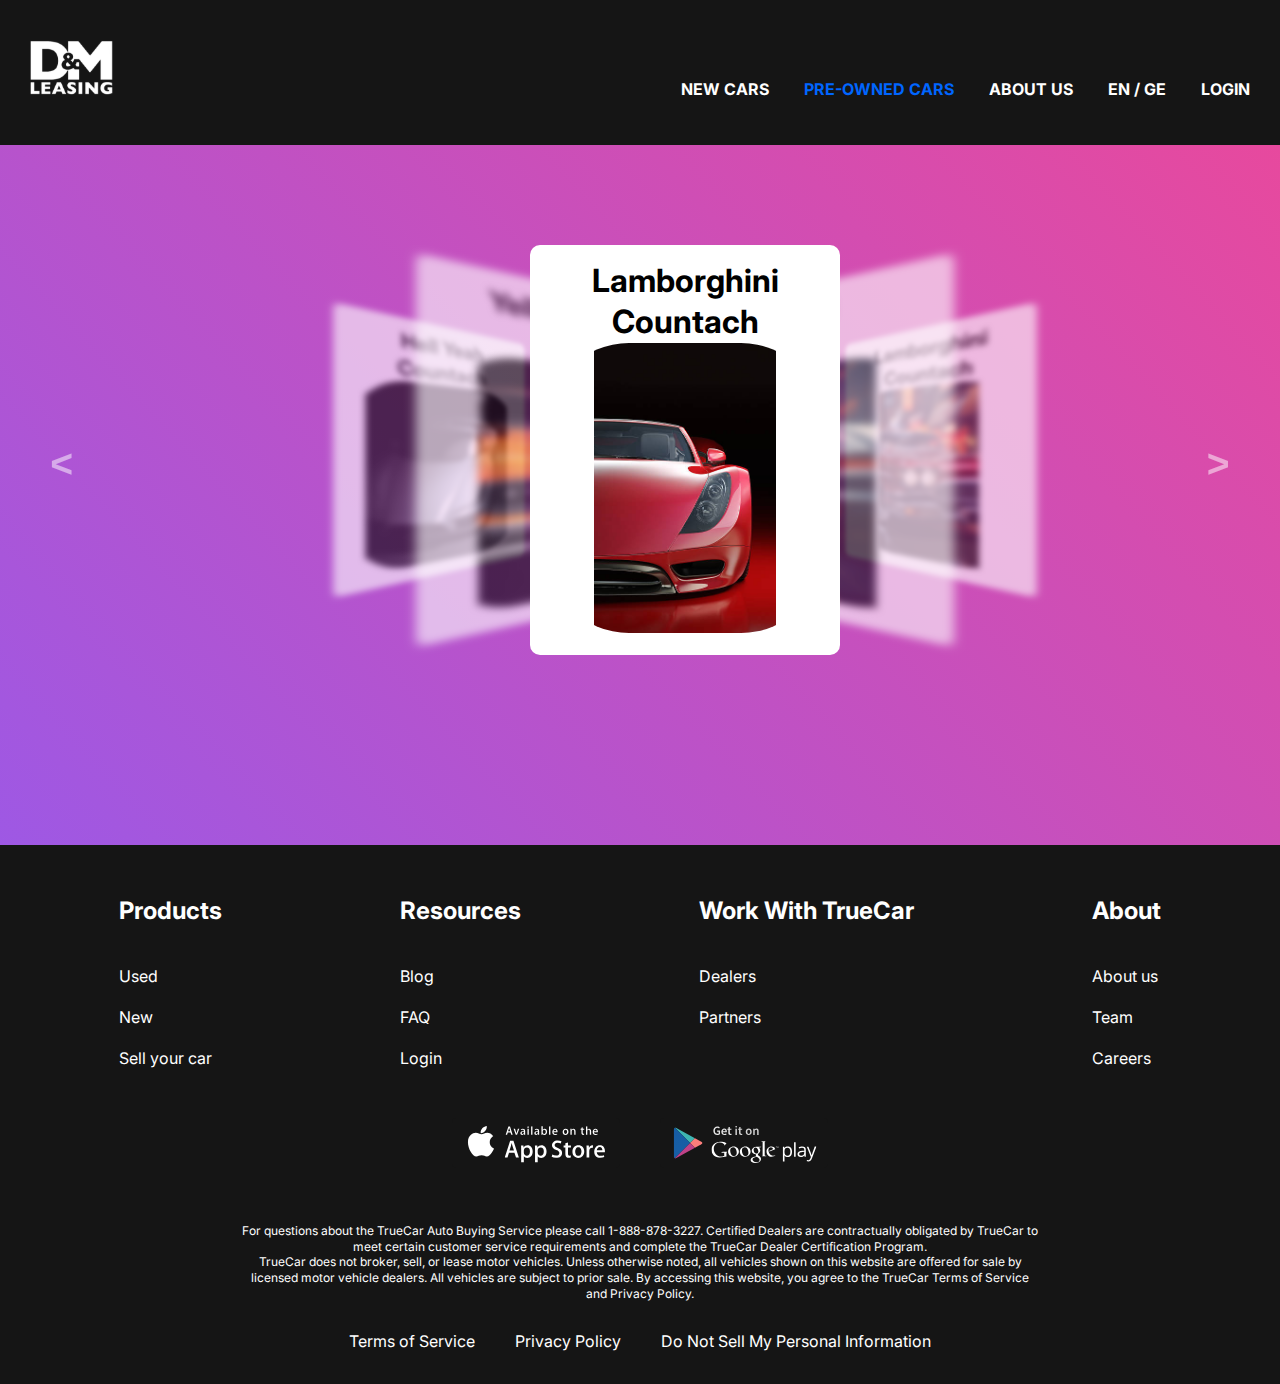
<file: PreownedCars.html>
<!DOCTYPE html>
<html lang="en">

<head>
    <meta charset="UTF-8">
    <meta name="viewport" content="width=device-width, initial-scale=1.0">
    <meta http-equiv="X-UA-Compatible" content="ie=edge">
    <title>My Website</title>
    <link rel="preconnect" href="https://fonts.googleapis.com">
    <link rel="preconnect" href="https://fonts.gstatic.com" crossorigin>
    <link href="https://fonts.googleapis.com/css2?family=Inter:wght@400;700&display=swap" rel="stylesheet">
    <!-- <link rel="stylesheet" href="Css/style.css"> -->
    <link rel="stylesheet" href="Css/preowned.css">
</head>

 <body>
    <div class="wrapper">
        <header class="header">
            <div class="container">
                <div class="header__inner">
                    <a href="index.html" class="logo">
                        <img src="images/logo.svg" alt="" class="logo__img">
                    </a>
                    <nav class="menu">
                        <button class="menu__btn">
                            <span></span>
                            <span></span>
                            <span></span>
                        </button>
                        <ul class="menu__list">
                            <li class="menu__list-item">
                                <a href="new-cars.html" class="menu__list-link">NEW CARS</a>
                            </li>
                            <li class="menu__list-item">
                                <a href="#" class="menu__list-link  menu__list-link--active">PRE-OWNED CARS</a>
                            </li>
                            <li class="menu__list-item">
                                <a href="AboutUs.html" class="menu__list-link">About US</a>
                            </li>
                            <li class="menu__list-item">
                                <a href="#" class="menu__list-link">En / ge</a>
                                </li>
                            <li class="menu__list-item">
                                <a href="contacts.html" class="menu__list-link">Login</a>
                            </li>
                        </ul>
                    </nav>
                </div>
            </div>
        </header>

    <main class="main">
    <div class="slider">
        <div class="item">
            <h1>Lamborghini Countach</h1>
            <div class="containeri">
                <img src="images/slidecar7.jpg" alt="ragaca">
            </div>
        </div>
        <div class="item">
            <h1>Hell Yeah <br> Countach</h1>
            <div class="containeri">
                <img src="images/slidecar6.jpg" alt="ragaca">
            </div>
        </div>
        <div class="item">
            <h1>Yellow Cool <br>Car</h1>
            <div class="containeri">
                <img src="images/slidecar5.jpg" alt="ragaca">
            </div>
        </div>
        <div class="item">
            <h1>Lamborghini Countach</h1>
            <div class="containeri">
                <img src="images/slidecar1.jpg" alt="ragaca">
            </div>
        </div>
        <div class="item">
            <h1>Cool <br>Car</h1>
            <div class="containeri">
                <img src="images/slidecar2.jpg" alt="ragaca">
            </div>
        </div>
        <div class="item">
            <h1>Lamborghini Countach</h1>
            <div class="containeri">
                <img src="images/slidecar3.jpg" alt="ragaca">
            </div>
        </div>
        <div class="item">
            <h1>Lamborghini Countach</h1>
            <div class="containeri">
                <img src="images/slidecar8.jpg" alt="ragaca">
            </div>
        </div>

        <button id="next">></button>
        <button id="prev"><</button>
    </div>
    </main>
    
        <footer class="footer">
            <div class="container">
                <nav class="footer__menu">
                    <ul class="footer__menu-list">
                        
                        <li class="footer__menu-item"><p class="footer__menu-title">Products</p>
                        </li>
                        <li class="footer__menu-item"><a href="#" class="footer__menu-link">Used</a>
                        </li>
                        <li class="footer__menu-item"><a href="#" class="footer__menu-link">New</a>
                        </li>
                        <li class="footer__menu-item"><a href="#" class="footer__menu-link">Sell your car</a>
                        </li>
                    </ul>
                    
                    <ul class="footer__menu-list">
                        
                        <li class="footer__menu-item"><p class="footer__menu-title">Resources</p>
                        </li>
                        <li class="footer__menu-item"><a href="#" class="footer__menu-link">Blog</a>
                        </li>
                        <li class="footer__menu-item"><a href="#" class="footer__menu-link">FAQ</a>
                        </li>
                        <li class="footer__menu-item"><a href="#" class="footer__menu-link">Login</a>
                        </li>
                    </ul>
                    
                    <ul class="footer__menu-list">
                        
                        <li class="footer__menu-item"><p class="footer__menu-title">Work With TrueCar</p>
                        </li>
                        <li class="footer__menu-item"><a href="#" class="footer__menu-link">Dealers</a>
                        </li>
                        <li class="footer__menu-item"><a href="#" class="footer__menu-link">Partners</a>
                        </li>
                    </ul>
                    
                    <ul class="footer__menu-list">
                        
                        <li class="footer__menu-item"><p class="footer__menu-title">About</p>
                        </li>
                        <li class="footer__menu-item"><a href="#" class="footer__menu-link">About us</a>
                        </li>
                        <li class="footer__menu-item"><a href="#" class="footer__menu-link">Team</a>
                        </li>
                        <li class="footer__menu-item"><a href="#" class="footer__menu-link">Careers</a>
                        </li>
                    </ul>
                </nav>
                <ul class="app">
                    <li class="app__item">
                        <a href="#" class="app__item-link">
                            <img src="images/appstore.svg" class="app__item-img" alt=""> 
                        </a>
                    </li>
                    <li class="app__item">
                        <a href="#" class="app__item-link">
                            <img src="images/googlepay.svg" class="app__item-img" alt=""> 
                        </a>
                    </li>
                </ul>
                <div class="footer__copy">
                    <p class="footer__copy-text">
                        For questions about the TrueCar Auto Buying Service please call 1-888-878-3227.
                        Certified Dealers are contractually obligated by TrueCar to meet certain customer
                         service requirements 
                        and complete the TrueCar Dealer Certification Program.
                    </p>
                    <p class="footer__copy-text">
                        TrueCar does not broker, sell, or lease motor vehicles. Unless otherwise 
                        noted, all vehicles shown on this website are offered for sale by licensed 
                        motor vehicle dealers. All vehicles are subject to prior sale. By accessing 
                        this website, you agree to the TrueCar Terms of Service and Privacy Policy.
                    </p>
                </div>
                <nav class="copy__nav">
                    <ul class="copy__nav-list">
                        <li class="copy__nav-item"><a href="#" class="copy__nav-link">Terms of Service</a>
                        </li>
                        <li class="copy__nav-item"><a href="#" class="copy__nav-link">Privacy Policy</a>
                        </li>
                        <li class="copy__nav-item"><a href="#" class="copy__nav-link">Do Not Sell My Personal Information</a>
                        </li>
                    </ul>
                </nav>

            </div>
        </footer>
        <script src="js/PreownedcarsSlider.js"></script>
        <script src="js/burger.js"> </script>
</body>



</html>
</file>
<file: Css/style.css>
html{
	box-sizing: border-box;
}

*,*:after,*:before{
    box-sizing: inherit; 
    margin: 0;
    padding: 0;
}
html,body{
    height: 100%;
}
body{
    background-color: white;
    font-size: 16px;    
    font-weight: 400;
    font-family: 'Inter', sans-serif;
    line-height: 1.3;
}

.container{
    max-width: 1220px;
    margin: 0 auto;
    padding: 0 10px;
}
.header{
    background-color: #151515;
}

.header-main{
    right: 0;
    left: 0;
    background-color: transparent;
    position: absolute;
    z-index: 6;
}
ul{
    list-style: none;
}

a{
    text-decoration: none;
    color:inherit;
}

.section-title{
    margin-bottom: 50px;
    font-size: 48px;
    font-weight: 700;
    text-align: center;
}
.wrapper{
    display: flex;
    flex-direction: column;
    min-height: 100%;
}

.menu__list{
    display: flex;
    gap: 35px;
}

.header__inner{
    padding-bottom: 45px;
    padding-top: 40px;
    display: flex;
    justify-content: space-between;
    align-items: flex-end;
}

.menu__list-link{
    color: white;
    text-transform: uppercase;
    font-weight: 700;
}

.menu__list-link--active{
    color:#0066ff;
}


/* main */

.main{
    flex-grow: 1;
}

.top{
    left: 0;
    right: 0;
    position: absolute;
    z-index: 5;
    color: #fff;
    text-align: center;
    padding-top: 250px;
    padding-bottom: 50px;
}
.title{

    padding-bottom: 40px;
    font-size: 96px;
    font-weight: 700;
}
.top__link{
    background-color: #151515;
    padding: 23px;
    max-width: 430px;
    width: 100%;
    display: inline-block;
    text-transform: uppercase;
    font-size: 36px;
    font-weight: 700;
}

html, body {
    margin: 0;
    padding: 0;
    height: 100%;
}
.swiper {
    position: relative;
    overflow: hidden;
    width: 100%;
    height: 100vh;
}

.swiper-wrapper {
    position: relative;
    width: 100%;
    height: 100%;
}

.swiper-slide {
    position: absolute;
    width: 100%;
    height: 100%;
    background-size: cover;
    background-position: center;
    opacity: 0;
    transform: scale(0.9); 
    transition: opacity 1s ease, transform 1s ease;
    z-index: 1;
}

.swiper-slide.active {
    opacity: 1;
    transform: scale(1); 
    z-index: 2;
}

.swiper-pagination {
    position: absolute;
    bottom: 20px;
    left: 50%;
    transform: translateX(-50%);
    display: flex;
    gap: 10px;
    z-index: 3; 
}

.swiper-pagination-bullet {
    width: 10px;
    height: 10px;
    background-color: #fff;
    border-radius: 50%;
    opacity: 0.5;
    cursor: pointer;
    transition: opacity 0.3s ease, background-color 0.3s ease;
}

.swiper-pagination-bullet.active {
    opacity: 1;
    background-color: #0066ff;
}

/* Контент ниже слайдера */
.content {
    padding: 20px;
    text-align: center;
}


/* Slider responsive */
@media (max-width: 1024px) {
    .swiper-pagination {
        display: none; /
    }

    .swiper-arrow {
        position: absolute;
        top: 50%;
        transform: translateY(-50%);
        background-color: rgba(0, 0, 0, 0.5);
        color: #fff;
        padding: 10px;
        cursor: pointer;
        z-index: 20;
        font-size: 24px; 
    }

    .swiper-arrow-left {
        left: 10px;
    }

    .swiper-arrow-right {
        right: 10px;
    }
}

/* Slider responsive */
/* section */
.why-lease{
   padding: 150px 0 ; 
}

.why-lease__list{
    display: grid;
    grid-template-columns: repeat(4 ,1fr);
    gap: 40px;
    text-align: center;
}
.why-lease__item-img{
    margin-bottom: 30px;
}

.why-lease__item-title{
    margin-bottom: 30px;
    font-size: 24px;
    font-weight: 700;
}
.why-lease__item-text{
    text-align: left;
}

/* section-2 */
.how-does{
    padding-bottom: 150px;
}
.how-does__inner{
    max-width: 600px;
    margin: 0 auto;
}
.how__does-title{
    font-size: 24px;
    font-weight: 700;
    padding-top: 50px;
}
.how__does-list{
    padding: 50px 0 70px;
    counter-reset: myCounter;
}
.how__does-item{
    list-style: none;
    width: 270px;
    position: relative;
    margin-left: auto;
    box-sizing: content-box;
    padding: 19px 0 19px 240px;
    min-height: 63px;
}

.how__does-item::before{
    counter-increment: myCounter;
    content: counter(myCounter);
    display: flex;
    justify-content: center;
    align-items: center;
    background-color: #0066ff;
    width: 100px;
    height: 100px;
    border-radius: 50%;
    font-size: 48px;
    font-weight: 700;
    color: white;
    position: absolute;
    left:0;
    top: 0;
}


#loginSection{
    display: flex;
    flex-direction: column;
    text-align: center;
}
#registerSection{
    display: flex;
    flex-direction: column;
    text-align: center;

}

.how__does-item + .how__does-item{
    margin-top: 40px;
}
/* section */

.video{
    padding-bottom: 150px;
}
.video__title{
    margin-bottom: 20px;
}

.video__text{
    font-size: 24px;
    font-weight: 700;
    margin-bottom: 50px;
    text-align: center;
}
.video__content{
    margin:0 auto;
    display: block;
}
/* section important */

.important{
 padding-bottom: 150px;
}

.important__title{
    margin-bottom: 20px;
}

.important__text{
    max-width: 580px;
    margin: 0 auto 50px;
}
.important__list{
    display: grid;
    grid-template-columns: repeat(4,1fr);
    gap: 10px;
}

.important__item-img{
    margin-bottom: 20px;
    width: 100%;
}
/* footer */

.footer {
    background-color: #151515;
    padding: 50px 0 32px;
    color: white;
}

.footer__menu {
    display: flex;
    justify-content: space-around;
    margin-bottom: 50px;
}
.footer__menu-list {
    max-width: 250px;
}
.footer__menu-item + .footer__menu-item{
    padding-top: 20px;
}


.footer__menu-title {
    font-size: 24px;
    font-weight: 700;
    padding-bottom: 20px;
}

.app {
    display: flex;
    justify-content: center;
    gap: 40px;
    margin-bottom: 50px;
}

.footer__copy{
    font-size: 12px;
    max-width: 800px;
    text-align: center;
    margin: 0 auto 30px;
}

.copy__nav-list{
    display: flex;
    justify-content: center;
    gap: 40px;
}


/* Page 2 CONTACTS */

.contacts{
    padding: 100px 0 150px;
}

.contacts__title{
    margin-bottom: 20px;
}

.contacts__text{
    text-align: center;
    font-size: 24px;
    font-weight: 700;
    margin-bottom: 50px;
    padding: 0 100px;
}
.form {
    max-width: 580px;
    margin: 0 auto;
    display: flex;
    justify-content: space-between;
    flex-wrap: wrap;
}

.form__textarea{
    width: 100%;
    resize: none;
    padding: 28px 20px;
    height: 290px;
    border: 1px solid #0066ff;
    font-size: 16px;    
    font-weight: 400;
    font-family: 'Inter', sans-serif;
    line-height: 1.3;
    color: #000;
    margin-bottom: 50px;
}
.form__input{
    width: 270px;
    padding: 18px 20px;
    display: inline-block;
    border: 1px solid #0066ff;
    margin-bottom: 50px;
    background-color: white;
    font-size: 16px;    
    font-weight: 400;
    font-family: 'Inter', sans-serif;
    line-height: 1.3;
    color: #000;
}
.form__input::placeholder,
.form__textarea::placeholder{
    background-color: white;
    font-size: 16px;    
    font-weight: 400;
    font-family: 'Inter', sans-serif;
    line-height: 1.3;
    opacity: 0.5;
}

.form__btn{
    text-transform: uppercase;
    color: #fff;
    background-color: #151515;
    font-size: 16px;    
    font-weight: 400;
    font-family: 'Inter', sans-serif;
    line-height: 1.3;
    padding: 13px 61px;
    margin: 0 auto;
}
.blog{
padding-bottom: 150px;
}

.blog__items{
    display: grid;
    grid-template-columns: repeat(2, 1fr);
    gap: 40px;
}
.blog__item{
    display: flex;
    justify-content: space-between;
    flex-wrap: wrap;
    margin-bottom: 70px;
}
.blog__item-img{
    margin-bottom: 30px;
    width: 100%;
}
.blog__item-title{
    flex-basis: 446px;
    font-size: 24px;
    font-weight: 700;
}
.blog__item-link{
    color:white;
    background-color: #0066ff;
    padding: 4px 20px;
    height: 40px;
    text-align: center;
}

#showRegister{
    color: #0066ff;
}
#showLogin{
    color: #0066ff;

}
.showmore-link{
    display: block;
    text-align: center;
    text-transform: uppercase;
    color: #fff;
    background-color: #151515;
    font-size: 16px;    
    font-weight: 400;
    font-family: 'Inter', sans-serif;
    line-height: 1.3;
    padding: 13px 61px;
    margin: 0 auto;
}

.lang-en, .lang-ge {
    padding: 5px;
}

.lang-en.active, .lang-ge.active {
    color: #007bff; 
    font-weight: bold; 
}


/* NEW CARS / CARDS */
.choose{
    padding: 100px 0 150px;
}

.tabs__btn{
    padding: 0 150px 100px;
    display: flex;
    justify-content: space-between;
    gap:80px;
}

.tabs__btn-item{
    font-size: 24px;
    font-weight: 700;
    cursor: pointer;
    border: none;
    background-color: transparent;
    padding: 0;
}

.tabs__btn-item--active{
    color: #0066ff;
}

.tabs__content-item{
    display: none;
    grid-template-columns: repeat(4,1fr);
    gap: 100px 40px;
}

.tabs__content-item--active{
    display: grid;
}

.card{
    text-align: center;
}

.card__img{
    display: block;
}   

.card__title{
    padding-top: 20px;
    margin-bottom: 20px;
    font-size: 24px;
    font-weight: 700;
}

.card__price{
    margin-bottom: 20px;
    font-weight: 700;
    font-size: 24px;

}


.card__text{
    margin-bottom: 20px;
}

.card__link{
    display: block;
    color: #0066ff;
    margin-bottom: 20px;
    border: 1px solid #0066ff;
    border-top: 0;
}

.card__content{
    padding: 0 5px;
    border: 1px solid #0066ff;
    border-top: 0;
}

.tabs{
    margin-bottom: 70px;
}

.menu__btn{
    padding: 0;
    border: none;
    background-color: transparent;
    width: 30px;
    height: 20px;
    display: flex;
    flex-direction: column;
    justify-content: space-between;
    cursor: pointer;
    display: none;
}

.menu__btn span{
    height: 2px;
    background-color: #fff;
    width: 100%;
}

.card__img{
width: 100%;}

@media (max-width: 1180px) {
    .important__list{
    gap: 30px 20px;
    }
    .important__item-img{
    width: 100%;    
    }
    .tabs__content-item{
        grid-template-columns: repeat(3,1fr);
    }
}

@media (max-width: 1040px){
    .video__content{
    width: 100%;
    }
    .tabs__btn{
    padding: 0 0 50px;
    gap: 20px;
    }
}

@media (max-width: 860px){
    .why-lease__list{
    grid-template-columns: repeat(2, 1fr);
    gap: 20px;
    }
    .important__list{
    grid-template-columns: repeat(2, 1fr);
    }   

    .menu__btn{
    display: flex;
    }
    .menu__btn,.logo{
    position: relative;
    z-index: 10;
    }
    .menu__list.menu__list--active{
        transform: translateY(0%);
    }
    .menu__list{
    position: absolute;
    background-color: #151515;
    flex-direction: column;
    top: 0;
    bottom: 0;
    right: 0;
    left: 0;
    align-items: center;
    z-index: 5;
    padding-top: 200px;
    height: 100vh;
    transform: translateY(-100%);
    transition: transform .3s ease-in;
    }
    .tabs__content-item{
        grid-template-columns: repeat(2,1fr);
    }
}

/* About Us */
/* About Us Section */
.about-us {
    padding: 80px 0;
    background-color: white;
    text-align: center;
}

.about-us__text {
    font-size: 18px;
    color: #333;
    max-width: 800px;
    margin: 0 auto;
}

/* Team Section */
.team {
    padding: 100px 0;
    background-color: #f2f2f2;
}

.team__list {
    display: flex;
    justify-content: space-around;
    gap: 40px;
}

.team__member {
    text-align: center;
    max-width: 200px;
}

.team__member-img {
    width: 150px;
    height: 150px;
    border-radius: 50%;
    margin-bottom: 20px;
    object-fit: cover; /
}

.team__member-info {
    color: #333;
}

.team__member-name {
    font-size: 20px;
    font-weight: 700;
}

.team__member-role {
    font-size: 16px;
    color: #777;
}

/* Contact Info Section */
.contact-info {
    padding: 60px 0;
    text-align: center;
}

.contact-info__text {
    font-size: 18px;
    margin-bottom: 30px;
}

.contact-info__details p {
    font-size: 16px;
    color: #333;
}

/* About Us */

/* Team Section */
.team {
    padding: 100px 0;
    background-color: #f2f2f2;
}

.team__list {
    display: flex;
    justify-content: space-around;
    gap: 40px;
}

.team__member {
    text-align: center;
    max-width: 200px;
}

.team__member-img {
    width: 150px; 
    height: 150px; 
    border-radius: 50%; 
    margin-bottom: 20px;
    object-fit: cover; 
    overflow: hidden; 
}

.team__member-info {
    color: #333;
}

.team__member-name {
    font-size: 20px;
    font-weight: 700;
}

.team__member-role {
    font-size: 16px;
    color: #777;
}

@media (max-width: 1200px) {
    .team__list {
        justify-content: center;
        gap: 30px;
    }
}

@media (max-width: 992px) {
    .team__list {
        flex-direction: column;
        gap: 40px;
    }

    .team__member {
        max-width: 100%;
    }

    .team__member-name {
        font-size: 18px;
    }

    .team__member-role {
        font-size: 14px;
    }
}

@media (max-width: 768px) {
    .team__list {
        gap: 20px;
    }

    .team__member-name {
        font-size: 16px;
    }

    .team__member-role {
        font-size: 12px;
    }
}

@media (max-width: 480px) {
    .team__member-name {
        font-size: 14px;
    }

    .team__member-role {
        font-size: 12px;
    }

    .team__member-img {
        width: 120px; 
        height: 120px;
        margin-bottom: 15px;
        
    }
}
@media (max-width:768px) {
    .swiper-pagination-bullet{
    width: 65px;
    }
    .swiper-pagination-bullet-active{
    height: 4px;
    }
    .title{
    font-size: 70px;
    }
    .top__link{
    max-width: 360px;
    font-size: 28px;
    padding: 16px;
    }
    .footer__menu{
    display: grid;
    grid-template-columns: repeat(2, 1fr);
    margin-bottom: 50px;
    gap: 40px;
    }
    .video__content{
    height: 400px;
    }

}

@media (max-width:650px){
    .tabs__content-item{
        grid-template-columns: repeat(1,1fr);
    }
    .tabs__btn-item{
    font-size: 18px;
    }
    .blog__items{
    grid-template-columns: repeat(1,1fr);
    }
}

@media (max-width:540px){
    .title{
    font-size: 60px;
    }
    .top__link{
    font-size: 22px;
    max-width: 310px;
    }
    .swiper-pagination-horizontal.swiper-pagination-bullets.swiper-pagination-bullet{
    margin: 0 10px;
    }
    .swiper-pagination-bullet{
    width: 35px;
    }
    .why-lease__list{
        grid-template-columns: repeat(1, 1fr);
    }
    .why-lease{
    padding: 50px 0
    }
    .section-title{
    font-size: 34px;
    }
    .how__does-list{
    padding:30px 0 40px ;
    }
    .how-does{
    padding-bottom: 50px;
    }
    .video__content{
    height: 200px;
    }
    .how__does-item{
    padding: 65px 0 19px;
    margin-right: auto;
    }
    .how__does-item::before{
    right: 0;
    margin:0 auto ;
    width: 50px;
    height: 50px;
    font-size: 32px;
    }
    .video{
    padding-bottom: 50px;}
    .important__list{
    grid-template-columns: repeat(1,1fr);
    }
    .app{
    flex-direction: column;
    align-items: center;
    }
    .copy__nav-list{
    flex-direction: column;
    align-items: center;
    gap: 20px;
    }
    .blog__item-title{
        margin-bottom: 10px;}
        .blog__item-link{
        margin: 0 auto}
    .tabs__btn{
    flex-direction: column;
    }
    .choose{
    padding: 50px 0;}
    .tabs__content-item{
    gap: 40px;}
}
</file>
<file: Css/form.css>
.main {
    padding: 20px;
}


.section-title {
    font-size: 24px;
    margin-bottom: 15px;
    text-align: center;
}

.form {
    display: flex;
    flex-direction: column;
    gap: 10px;
    align-content: center;
}

.form__input {
    padding: 10px;
    border: 1px solid #ccc;
    border-radius: 4px;
    font-size: 16px;
}

.form__btn {
    padding: 10px;
    background-color: #0066ff;
    color: white;
    border: none;
    border-radius: 4px;
    font-size: 16px;
    cursor: pointer;
}

.form__btn:hover {
    background-color: #0056d4;
}

.form__message {
    margin-top: 10px;
    font-size: 14px;
    text-align: center;
    color: red;
}

.switch-text {
    text-align: center;
    font-size: 14px;
    margin-top: 10px;
}
.switch-text a {
    color: #0066ff;
    text-decoration: none;
    font-weight: bold;
    cursor: pointer;
}
.switch-text a:hover {
    text-decoration: underline;
}
</file>
<file: Css/preowned.css>
*,*:after,*:before{
    box-sizing: inherit; 
    margin: 0;
    padding: 0;
}
body{
    background-image: linear-gradient(to top right, #8B5CF6, #EC4899);
    min-height: 100vh;
    font-family: 'Inter', sans-serif;
    line-height: 1.3;
}

.container{
    max-width: 1220px;
    margin: 0 auto;
    padding: 0 10px;
}
.header{
    background-color: #151515;
}

.header-main{
    right: 0;
    left: 0;
    background-color: transparent;
    position: absolute;
    z-index: 6;
}
ul{
    list-style: none;
}

a{
    text-decoration: none;
    color:inherit;
}

.section-title{
    margin-bottom: 50px;
    font-size: 48px;
    font-weight: 700;
    text-align: center;
}
.wrapper{
    display: flex;
    flex-direction: column;
    min-height: 100%;
}

.menu__list{
    display: flex;
    gap: 35px;
}

.header__inner{
    padding-bottom: 45px;
    padding-top: 40px;
    display: flex;
    justify-content: space-between;
    align-items: flex-end;
}

.menu__list-link{
    color: white;
    text-transform: uppercase;
    font-weight: 700;
}

.menu__list-link--active{
    color:#0066ff;
}

.menu__btn{
    padding: 0;
    border: none;
    background-color: transparent;
    width: 30px;
    height: 20px;
    display: flex;
    flex-direction: column;
    justify-content: space-between;
    cursor: pointer;
    display: none;
}

.menu__btn span{
    height: 2px;
    background-color: #fff;
    width: 100%;
}

.main {
    display: flex;
    justify-content: center;
    align-items: center;
    flex-direction: column;
    margin-bottom: 100px;
}
.slider{
    position: relative;
    margin-top: 100px;
    width: 100%;
    height: 500px;
    overflow: hidden;
}
.item{
    position: absolute;
    width: 280px;
    height: 380px;
    text-align: justify;
    background-color: #fff;
    border-radius: 10px;
    padding: 15px;
    transition: 0.5s;
    left: calc(50% - 110px);
    top: 0;
    text-align: center;
}
.containeri {
    height: 290px;
    overflow: hidden;
    position: relative;
    border-radius: 30%;
}

img {
    max-width: 100%;
    max-height: 100%;
    object-fit: contain;
}
#next{
    position: absolute;
    right: 50px;
    top: 40%;
}
#prev{
    position: absolute;
    left: 50px;
    top: 40%;
}
#prev, #next{
    color: #fff;
    background: none;
    border: none;
    font-size: xxx-large;
    font-family: monospace;
    font-weight: bold;
    opacity: 0.5;
    transition: opacity 0.5s;
}
#prev:hover,
#next:hover{
    opacity: 1;
}


.footer {
    background-color: #151515;
    padding: 50px 0 32px;
    color: white;
}

.footer__menu {
    display: flex;
    justify-content: space-around;
    margin-bottom: 50px;
}
.footer__menu-list {
    max-width: 250px;
}
.footer__menu-item + .footer__menu-item{
    padding-top: 20px;
}


.footer__menu-title {
    font-size: 24px;
    font-weight: 700;
    padding-bottom: 20px;
}

.app {
    display: flex;
    justify-content: center;
    gap: 40px;
    margin-bottom: 50px;
}
.footer__copy{
    font-size: 12px;
    max-width: 800px;
    text-align: center;
    margin: 0 auto 30px;
}

.copy__nav-list{
    display: flex;
    justify-content: center;
    gap: 40px;
}


@media (max-width: 860px){


    .menu__btn{
    display: flex;
    }
    .menu__btn,.logo{
    position: relative;
    z-index: 10;
    }
    .menu__list.menu__list--active{
        transform: translateY(0%);
    }
    .menu__list{
    position: absolute;
    background-color: #151515;
    flex-direction: column;
    top: 0;
    bottom: 0;
    right: 0;
    left: 0;
    align-items: center;
    z-index: 5;
    padding-top: 200px;
    height: 100vh;
    transform: translateY(-100%);
    transition: transform .3s ease-in;
    }
    .tabs__content-item{
        grid-template-columns: repeat(2,1fr);
    }
}
@media (max-width:768px) {
   
    .footer__menu{
    display: grid;
    grid-template-columns: repeat(2, 1fr);
    margin-bottom: 50px;
    gap: 40px;
    }

}
@media (max-width : 540px){
    .app{
        flex-direction: column;
        align-items: center;
        }
}
</file>
